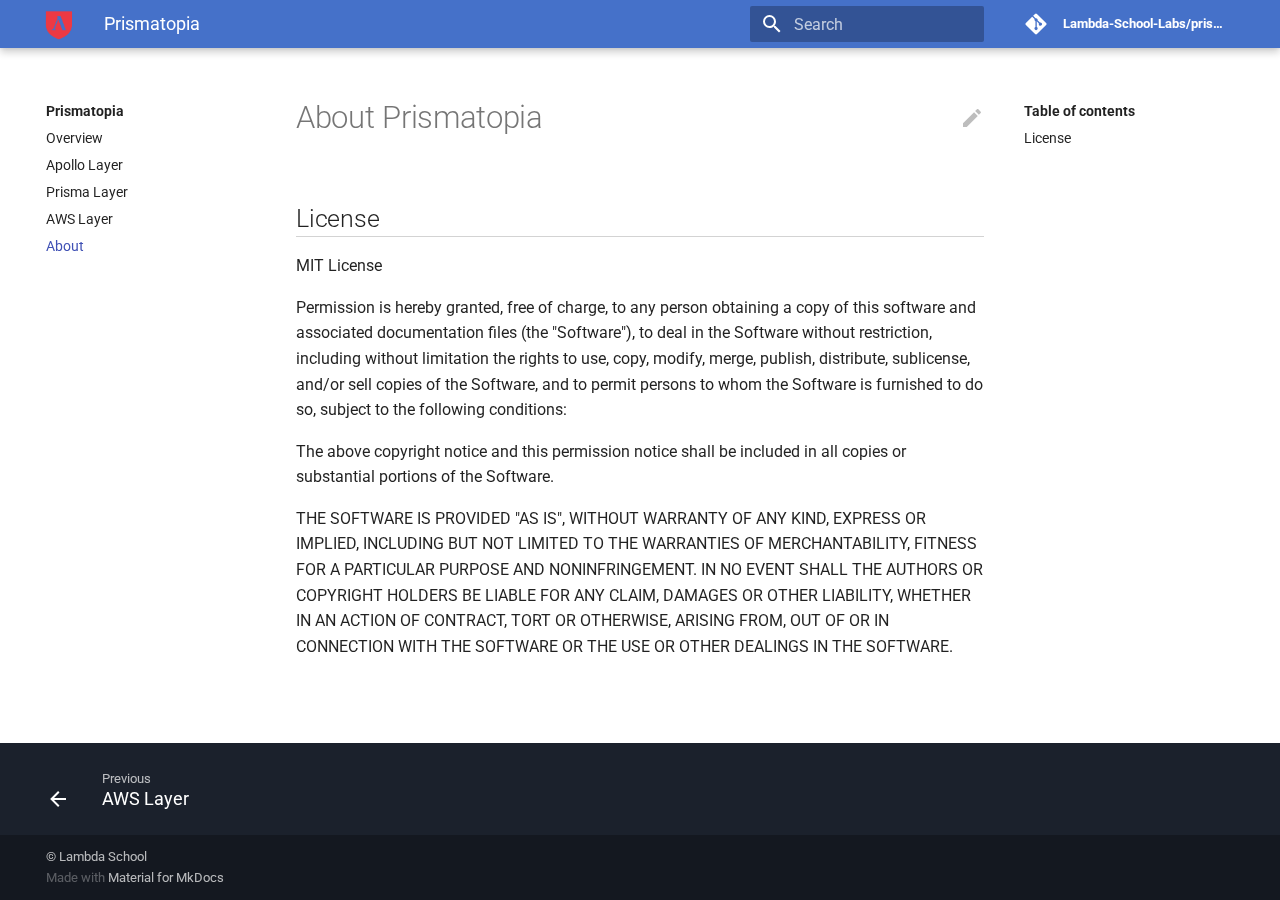
<file: about/index.html>
<!doctype html>
<html lang="en" class="no-js">
  <head>
    
      <meta charset="utf-8">
      <meta name="viewport" content="width=device-width,initial-scale=1">
      
        <meta name="description" content="Prismatopia documentation">
      
      
      
        <meta name="author" content="Bernie Durfee (Lambda School Labs)">
      
      <link rel="shortcut icon" href="../assets/images/favicon.png">
      <meta name="generator" content="mkdocs-1.1, mkdocs-material-5.0.2">
    
    
      
        <title>About - Prismatopia</title>
      
    
    
      <link rel="stylesheet" href="../assets/stylesheets/main.07c9fbf5.min.css">
      
      
    
    
    
      
        <link href="https://fonts.gstatic.com" rel="preconnect" crossorigin>
        <link rel="stylesheet" href="https://fonts.googleapis.com/css?family=Roboto:300,400,400i,700%7CRoboto+Mono&display=fallback">
        <style>body,input{font-family:"Roboto",-apple-system,BlinkMacSystemFont,Helvetica,Arial,sans-serif}code,kbd,pre{font-family:"Roboto Mono",SFMono-Regular,Consolas,Menlo,monospace}</style>
      
    
    
    
      <link rel="stylesheet" href="../stylesheets/extra.css">
    
    
      
    
    
  </head>
  
  
    <body dir="ltr">
  
    <input class="md-toggle" data-md-toggle="drawer" type="checkbox" id="__drawer" autocomplete="off">
    <input class="md-toggle" data-md-toggle="search" type="checkbox" id="__search" autocomplete="off">
    <label class="md-overlay" for="__drawer"></label>
    <div data-md-component="skip">
      
        
        <a href="#about-prismatopia" class="md-skip">
          Skip to content
        </a>
      
    </div>
    <div data-md-component="announce">
      
    </div>
    
      <header class="md-header" data-md-component="header">
  <nav class="md-header-nav md-grid" aria-label="Header">
    <a href=".." title="Prismatopia" class="md-header-nav__button md-logo" aria-label="Prismatopia">
      
  <img src="../images/Lambda_Shield_Red.png" alt="logo">

    </a>
    <label class="md-header-nav__button md-icon" for="__drawer">
      <svg xmlns="http://www.w3.org/2000/svg" viewBox="0 0 24 24"><path d="M3,6H21V8H3V6M3,11H21V13H3V11M3,16H21V18H3V16Z" /></svg>
    </label>
    <div class="md-header-nav__title" data-md-component="header-title">
      
        <div class="md-header-nav__ellipsis">
          <span class="md-header-nav__topic md-ellipsis">
            Prismatopia
          </span>
          <span class="md-header-nav__topic md-ellipsis">
            
              About
            
          </span>
        </div>
      
    </div>
    
      <label class="md-header-nav__button md-icon" for="__search">
        <svg xmlns="http://www.w3.org/2000/svg" viewBox="0 0 24 24"><path d="M9.5,3A6.5,6.5 0 0,1 16,9.5C16,11.11 15.41,12.59 14.44,13.73L14.71,14H15.5L20.5,19L19,20.5L14,15.5V14.71L13.73,14.44C12.59,15.41 11.11,16 9.5,16A6.5,6.5 0 0,1 3,9.5A6.5,6.5 0 0,1 9.5,3M9.5,5C7,5 5,7 5,9.5C5,12 7,14 9.5,14C12,14 14,12 14,9.5C14,7 12,5 9.5,5Z" /></svg>
      </label>
      
<div class="md-search" data-md-component="search" role="dialog">
  <label class="md-search__overlay" for="__search"></label>
  <div class="md-search__inner" role="search">
    <form class="md-search__form" name="search">
      <input type="text" class="md-search__input" name="query" aria-label="Search" placeholder="Search" autocapitalize="off" autocorrect="off" autocomplete="off" spellcheck="false" data-md-component="search-query" data-md-state="active">
      <label class="md-search__icon md-icon" for="__search">
        <svg xmlns="http://www.w3.org/2000/svg" viewBox="0 0 24 24"><path d="M9.5,3A6.5,6.5 0 0,1 16,9.5C16,11.11 15.41,12.59 14.44,13.73L14.71,14H15.5L20.5,19L19,20.5L14,15.5V14.71L13.73,14.44C12.59,15.41 11.11,16 9.5,16A6.5,6.5 0 0,1 3,9.5A6.5,6.5 0 0,1 9.5,3M9.5,5C7,5 5,7 5,9.5C5,12 7,14 9.5,14C12,14 14,12 14,9.5C14,7 12,5 9.5,5Z" /></svg>
        <svg xmlns="http://www.w3.org/2000/svg" viewBox="0 0 24 24"><path d="M20,11V13H8L13.5,18.5L12.08,19.92L4.16,12L12.08,4.08L13.5,5.5L8,11H20Z" /></svg>
      </label>
      <button type="reset" class="md-search__icon md-icon" aria-label="Clear" data-md-component="search-reset" tabindex="-1">
        <svg xmlns="http://www.w3.org/2000/svg" viewBox="0 0 24 24"><path d="M19,6.41L17.59,5L12,10.59L6.41,5L5,6.41L10.59,12L5,17.59L6.41,19L12,13.41L17.59,19L19,17.59L13.41,12L19,6.41Z" /></svg>
      </button>
    </form>
    <div class="md-search__output">
      <div class="md-search__scrollwrap" data-md-scrollfix>
        <div class="md-search-result" data-md-component="search-result">
          <div class="md-search-result__meta">
            Type to start searching
          </div>
          <ol class="md-search-result__list"></ol>
        </div>
      </div>
    </div>
  </div>
</div>
    
    
      <div class="md-header-nav__source">
        
<a href="https://github.com/Lambda-School-Labs/prismadocia/" title="Go to repository" class="md-source">
  <div class="md-source__icon md-icon">
    
    <svg xmlns="http://www.w3.org/2000/svg" viewBox="0 0 448 512"><path d="M439.55 236.05L244 40.45a28.87 28.87 0 0 0-40.81 0l-40.66 40.63 51.52 51.52c27.06-9.14 52.68 16.77 43.39 43.68l49.66 49.66c34.23-11.8 61.18 31 35.47 56.69-26.49 26.49-70.21-2.87-56-37.34L240.22 199v121.85c25.3 12.54 22.26 41.85 9.08 55a34.34 34.34 0 0 1-48.55 0c-17.57-17.6-11.07-46.91 11.25-56v-123c-20.8-8.51-24.6-30.74-18.64-45L142.57 101 8.45 235.14a28.86 28.86 0 0 0 0 40.81l195.61 195.6a28.86 28.86 0 0 0 40.8 0l194.69-194.69a28.86 28.86 0 0 0 0-40.81z"/></svg>
  </div>
  <div class="md-source__repository">
    Lambda-School-Labs/prismadocia
  </div>
</a>
      </div>
    
  </nav>
</header>
    
    <div class="md-container" data-md-component="container">
      
        
      
      
        
      
      <main class="md-main" data-md-component="main">
        <div class="md-main__inner md-grid">
          
            
              <div class="md-sidebar md-sidebar--primary" data-md-component="navigation">
                <div class="md-sidebar__scrollwrap">
                  <div class="md-sidebar__inner">
                    <nav class="md-nav md-nav--primary" aria-label="Navigation" data-md-level="0">
  <label class="md-nav__title" for="__drawer">
    <a href=".." title="Prismatopia" class="md-nav__button md-logo" aria-label="Prismatopia">
      
  <img src="../images/Lambda_Shield_Red.png" alt="logo">

    </a>
    Prismatopia
  </label>
  
    <div class="md-nav__source">
      
<a href="https://github.com/Lambda-School-Labs/prismadocia/" title="Go to repository" class="md-source">
  <div class="md-source__icon md-icon">
    
    <svg xmlns="http://www.w3.org/2000/svg" viewBox="0 0 448 512"><path d="M439.55 236.05L244 40.45a28.87 28.87 0 0 0-40.81 0l-40.66 40.63 51.52 51.52c27.06-9.14 52.68 16.77 43.39 43.68l49.66 49.66c34.23-11.8 61.18 31 35.47 56.69-26.49 26.49-70.21-2.87-56-37.34L240.22 199v121.85c25.3 12.54 22.26 41.85 9.08 55a34.34 34.34 0 0 1-48.55 0c-17.57-17.6-11.07-46.91 11.25-56v-123c-20.8-8.51-24.6-30.74-18.64-45L142.57 101 8.45 235.14a28.86 28.86 0 0 0 0 40.81l195.61 195.6a28.86 28.86 0 0 0 40.8 0l194.69-194.69a28.86 28.86 0 0 0 0-40.81z"/></svg>
  </div>
  <div class="md-source__repository">
    Lambda-School-Labs/prismadocia
  </div>
</a>
    </div>
  
  <ul class="md-nav__list" data-md-scrollfix>
    
      
      
      


  <li class="md-nav__item">
    <a href=".." title="Overview" class="md-nav__link">
      Overview
    </a>
  </li>

    
      
      
      


  <li class="md-nav__item">
    <a href="../apollo/" title="Apollo Layer" class="md-nav__link">
      Apollo Layer
    </a>
  </li>

    
      
      
      


  <li class="md-nav__item">
    <a href="../prisma/" title="Prisma Layer" class="md-nav__link">
      Prisma Layer
    </a>
  </li>

    
      
      
      


  <li class="md-nav__item">
    <a href="../aws/" title="AWS Layer" class="md-nav__link">
      AWS Layer
    </a>
  </li>

    
      
      
      

  


  <li class="md-nav__item md-nav__item--active">
    
    <input class="md-nav__toggle md-toggle" data-md-toggle="toc" type="checkbox" id="__toc">
    
      
    
    
      <label class="md-nav__link md-nav__link--active" for="__toc">
        About
        <span class="md-nav__icon md-icon">
          <svg xmlns="http://www.w3.org/2000/svg" viewBox="0 0 24 24"><path d="M3,9H17V7H3V9M3,13H17V11H3V13M3,17H17V15H3V17M19,17H21V15H19V17M19,7V9H21V7H19M19,13H21V11H19V13Z" /></svg>
        </span>
      </label>
    
    <a href="./" title="About" class="md-nav__link md-nav__link--active">
      About
    </a>
    
      
<nav class="md-nav md-nav--secondary" aria-label="Table of contents">
  
  
    
  
  
    <label class="md-nav__title" for="__toc">
      <span class="md-nav__icon md-icon">
        <svg xmlns="http://www.w3.org/2000/svg" viewBox="0 0 24 24"><path d="M20,11V13H8L13.5,18.5L12.08,19.92L4.16,12L12.08,4.08L13.5,5.5L8,11H20Z" /></svg>
      </span>
      Table of contents
    </label>
    <ul class="md-nav__list" data-md-scrollfix>
      
        <li class="md-nav__item">
  <a href="#license" class="md-nav__link">
    License
  </a>
  
</li>
      
    </ul>
  
</nav>
    
  </li>

    
  </ul>
</nav>
                  </div>
                </div>
              </div>
            
            
              <div class="md-sidebar md-sidebar--secondary" data-md-component="toc">
                <div class="md-sidebar__scrollwrap">
                  <div class="md-sidebar__inner">
                    
<nav class="md-nav md-nav--secondary" aria-label="Table of contents">
  
  
    
  
  
    <label class="md-nav__title" for="__toc">
      <span class="md-nav__icon md-icon">
        <svg xmlns="http://www.w3.org/2000/svg" viewBox="0 0 24 24"><path d="M20,11V13H8L13.5,18.5L12.08,19.92L4.16,12L12.08,4.08L13.5,5.5L8,11H20Z" /></svg>
      </span>
      Table of contents
    </label>
    <ul class="md-nav__list" data-md-scrollfix>
      
        <li class="md-nav__item">
  <a href="#license" class="md-nav__link">
    License
  </a>
  
</li>
      
    </ul>
  
</nav>
                  </div>
                </div>
              </div>
            
          
          <div class="md-content">
            <article class="md-content__inner md-typeset">
              
                
                  <a href="https://github.com/Lambda-School-Labs/prismadocia/edit/master/docs/about.md" title="Edit this page" class="md-content__button md-icon">
                    <svg xmlns="http://www.w3.org/2000/svg" viewBox="0 0 24 24"><path d="M20.71,7.04C21.1,6.65 21.1,6 20.71,5.63L18.37,3.29C18,2.9 17.35,2.9 16.96,3.29L15.12,5.12L18.87,8.87M3,17.25V21H6.75L17.81,9.93L14.06,6.18L3,17.25Z" /></svg>
                  </a>
                
                
                  
                
                
                <h1 id="about-prismatopia">About Prismatopia<a class="headerlink" href="#about-prismatopia" title="Permanent link">&para;</a></h1>
<h2 id="license">License<a class="headerlink" href="#license" title="Permanent link">&para;</a></h2>
<p>MIT License</p>
<p>Permission is hereby granted, free of charge, to any person obtaining a copy
of this software and associated documentation files (the "Software"), to deal
in the Software without restriction, including without limitation the rights
to use, copy, modify, merge, publish, distribute, sublicense, and/or sell
copies of the Software, and to permit persons to whom the Software is
furnished to do so, subject to the following conditions:</p>
<p>The above copyright notice and this permission notice shall be included in all
copies or substantial portions of the Software.</p>
<p>THE SOFTWARE IS PROVIDED "AS IS", WITHOUT WARRANTY OF ANY KIND, EXPRESS OR
IMPLIED, INCLUDING BUT NOT LIMITED TO THE WARRANTIES OF MERCHANTABILITY,
FITNESS FOR A PARTICULAR PURPOSE AND NONINFRINGEMENT. IN NO EVENT SHALL THE
AUTHORS OR COPYRIGHT HOLDERS BE LIABLE FOR ANY CLAIM, DAMAGES OR OTHER
LIABILITY, WHETHER IN AN ACTION OF CONTRACT, TORT OR OTHERWISE, ARISING FROM,
OUT OF OR IN CONNECTION WITH THE SOFTWARE OR THE USE OR OTHER DEALINGS IN THE
SOFTWARE.</p>
                
              
              
                


              
            </article>
          </div>
        </div>
      </main>
      
        
<footer class="md-footer">
  
    <div class="md-footer-nav">
      <nav class="md-footer-nav__inner md-grid" aria-label="Footer">
        
          <a href="../aws/" title="AWS Layer" class="md-footer-nav__link md-footer-nav__link--prev" rel="prev">
            <div class="md-footer-nav__button md-icon">
              <svg xmlns="http://www.w3.org/2000/svg" viewBox="0 0 24 24"><path d="M20,11V13H8L13.5,18.5L12.08,19.92L4.16,12L12.08,4.08L13.5,5.5L8,11H20Z" /></svg>
            </div>
            <div class="md-footer-nav__title">
              <div class="md-ellipsis">
                <span class="md-footer-nav__direction">
                  Previous
                </span>
                AWS Layer
              </div>
            </div>
          </a>
        
        
      </nav>
    </div>
  
  <div class="md-footer-meta md-typeset">
    <div class="md-footer-meta__inner md-grid">
      <div class="md-footer-copyright">
        
          <div class="md-footer-copyright__highlight">
            © Lambda School
          </div>
        
        Made with
        <a href="https://squidfunk.github.io/mkdocs-material/" target="_blank" rel="noopener">
          Material for MkDocs
        </a>
      </div>
      
    </div>
  </div>
</footer>
      
    </div>
    
      <script src="../assets/javascripts/vendor.36cbf620.min.js"></script>
      <script src="../assets/javascripts/bundle.00c583dd.min.js"></script><script id="__lang" type="application/json">{"clipboard.copy": "Copy to clipboard", "clipboard.copied": "Copied to clipboard", "search.config.lang": "en", "search.config.pipeline": "trimmer, stopWordFilter", "search.config.separator": "[\\s\\-]+", "search.result.placeholder": "Type to start searching", "search.result.none": "No matching documents", "search.result.one": "1 matching document", "search.result.other": "# matching documents"}</script>
      
      <script>
        app = initialize({
          base: "..",
          features: [],
          search: Object.assign({
            worker: "../assets/javascripts/worker/search.7f7c8775.min.js"
          }, typeof search !== "undefined" && search)
        })
      </script>
      
    
  </body>
</html>
</file>
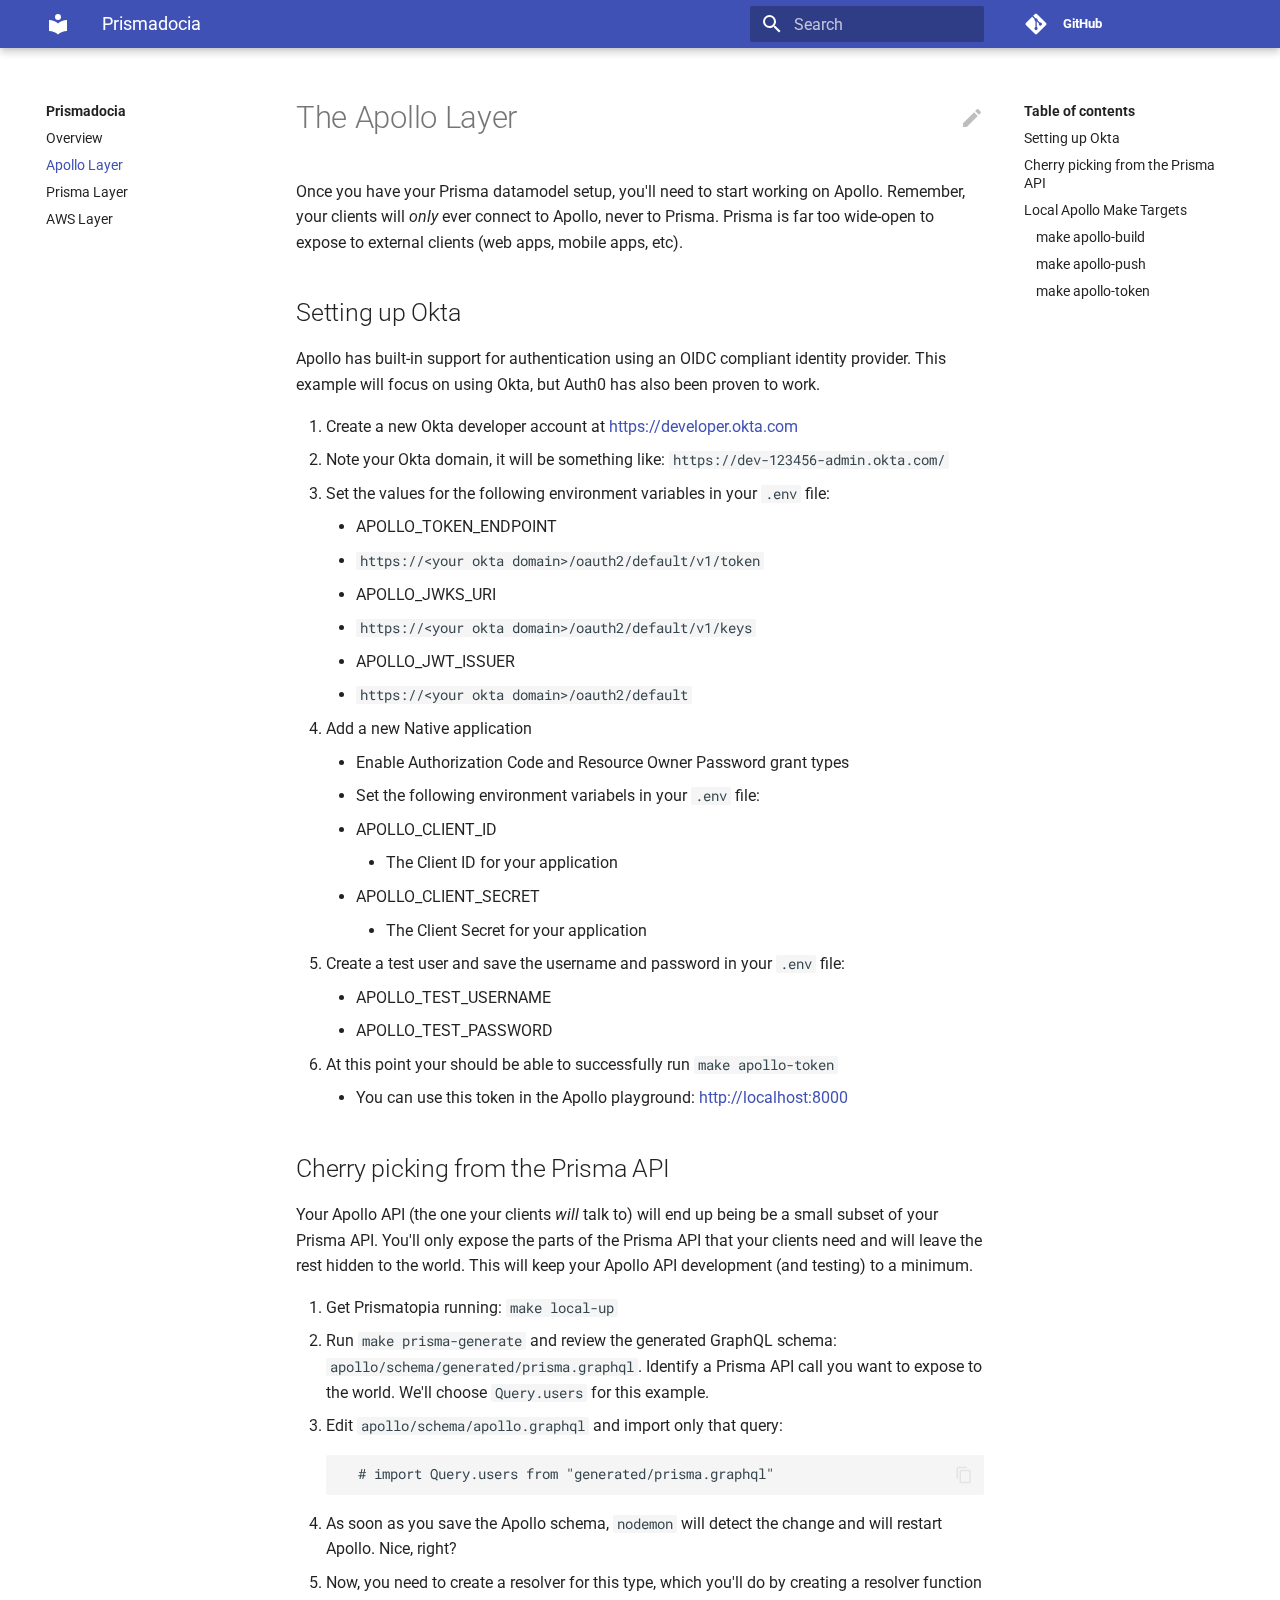
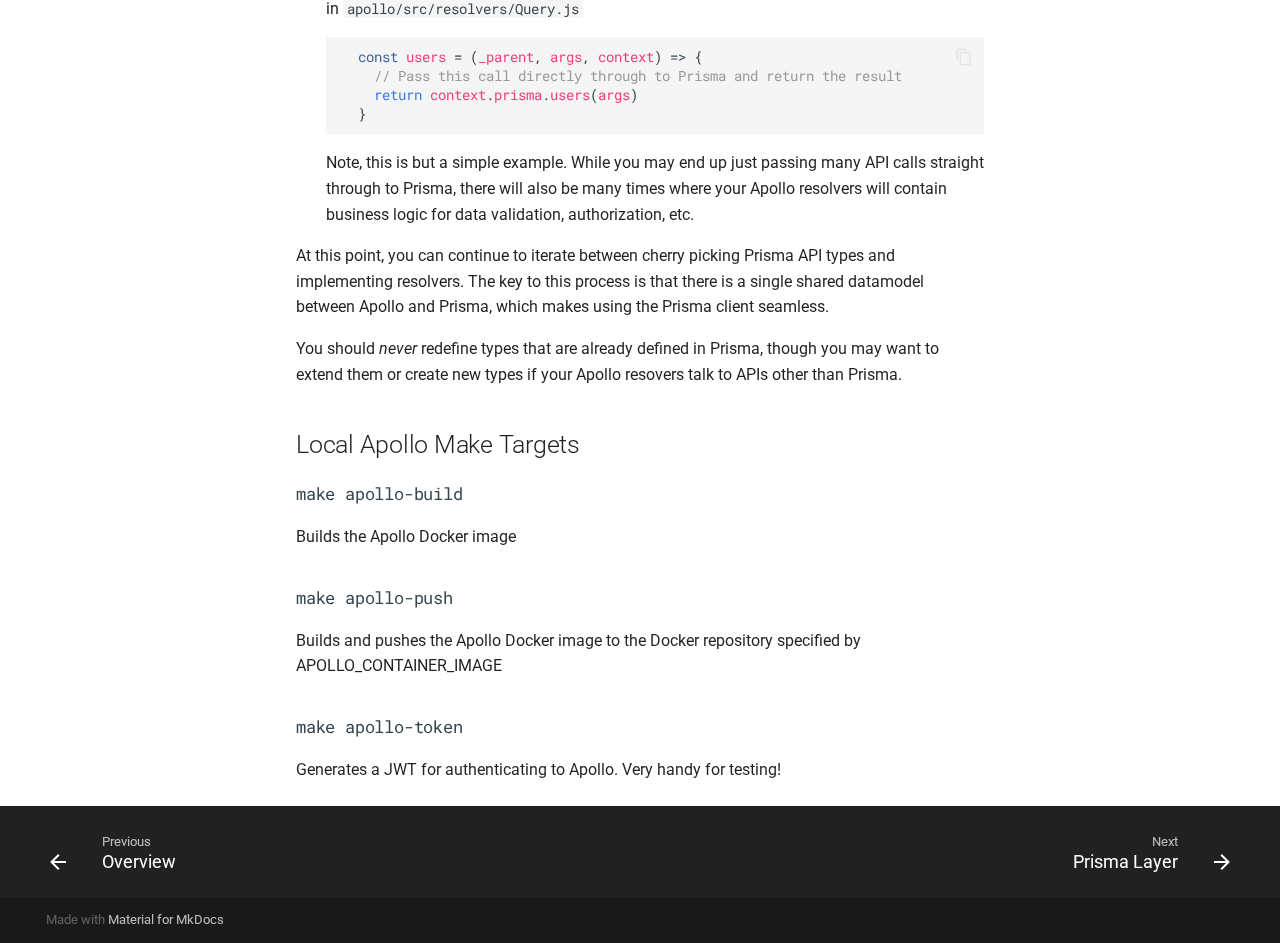
<file: apollo/index.html>
<!doctype html>
<html lang="en" class="no-js">
  <head>
    
      <meta charset="utf-8">
      <meta name="viewport" content="width=device-width,initial-scale=1">
      
        <meta name="description" content="Prismatopia documentation">
      
      
      
        <meta name="author" content="Bernie Durfee (Lambda School Labs)">
      
      <link rel="shortcut icon" href="../assets/images/favicon.png">
      <meta name="generator" content="mkdocs-1.1, mkdocs-material-5.0.2">
    
    
      
        <title>Apollo Layer - Prismadocia</title>
      
    
    
      <link rel="stylesheet" href="../assets/stylesheets/main.07c9fbf5.min.css">
      
      
    
    
    
      
        <link href="https://fonts.gstatic.com" rel="preconnect" crossorigin>
        <link rel="stylesheet" href="https://fonts.googleapis.com/css?family=Roboto:300,400,400i,700%7CRoboto+Mono&display=fallback">
        <style>body,input{font-family:"Roboto",-apple-system,BlinkMacSystemFont,Helvetica,Arial,sans-serif}code,kbd,pre{font-family:"Roboto Mono",SFMono-Regular,Consolas,Menlo,monospace}</style>
      
    
    
    
    
      
    
    
  </head>
  
  
    <body dir="ltr">
  
    <input class="md-toggle" data-md-toggle="drawer" type="checkbox" id="__drawer" autocomplete="off">
    <input class="md-toggle" data-md-toggle="search" type="checkbox" id="__search" autocomplete="off">
    <label class="md-overlay" for="__drawer"></label>
    <div data-md-component="skip">
      
        
        <a href="#the-apollo-layer" class="md-skip">
          Skip to content
        </a>
      
    </div>
    <div data-md-component="announce">
      
    </div>
    
      <header class="md-header" data-md-component="header">
  <nav class="md-header-nav md-grid" aria-label="Header">
    <a href=".." title="Prismadocia" class="md-header-nav__button md-logo" aria-label="Prismadocia">
      
  
  <svg xmlns="http://www.w3.org/2000/svg" viewBox="0 0 24 24"><path d="M12,8A3,3 0 0,0 15,5A3,3 0 0,0 12,2A3,3 0 0,0 9,5A3,3 0 0,0 12,8M12,11.54C9.64,9.35 6.5,8 3,8V19C6.5,19 9.64,20.35 12,22.54C14.36,20.35 17.5,19 21,19V8C17.5,8 14.36,9.35 12,11.54Z" /></svg>

    </a>
    <label class="md-header-nav__button md-icon" for="__drawer">
      <svg xmlns="http://www.w3.org/2000/svg" viewBox="0 0 24 24"><path d="M3,6H21V8H3V6M3,11H21V13H3V11M3,16H21V18H3V16Z" /></svg>
    </label>
    <div class="md-header-nav__title" data-md-component="header-title">
      
        <div class="md-header-nav__ellipsis">
          <span class="md-header-nav__topic md-ellipsis">
            Prismadocia
          </span>
          <span class="md-header-nav__topic md-ellipsis">
            
              Apollo Layer
            
          </span>
        </div>
      
    </div>
    
      <label class="md-header-nav__button md-icon" for="__search">
        <svg xmlns="http://www.w3.org/2000/svg" viewBox="0 0 24 24"><path d="M9.5,3A6.5,6.5 0 0,1 16,9.5C16,11.11 15.41,12.59 14.44,13.73L14.71,14H15.5L20.5,19L19,20.5L14,15.5V14.71L13.73,14.44C12.59,15.41 11.11,16 9.5,16A6.5,6.5 0 0,1 3,9.5A6.5,6.5 0 0,1 9.5,3M9.5,5C7,5 5,7 5,9.5C5,12 7,14 9.5,14C12,14 14,12 14,9.5C14,7 12,5 9.5,5Z" /></svg>
      </label>
      
<div class="md-search" data-md-component="search" role="dialog">
  <label class="md-search__overlay" for="__search"></label>
  <div class="md-search__inner" role="search">
    <form class="md-search__form" name="search">
      <input type="text" class="md-search__input" name="query" aria-label="Search" placeholder="Search" autocapitalize="off" autocorrect="off" autocomplete="off" spellcheck="false" data-md-component="search-query" data-md-state="active">
      <label class="md-search__icon md-icon" for="__search">
        <svg xmlns="http://www.w3.org/2000/svg" viewBox="0 0 24 24"><path d="M9.5,3A6.5,6.5 0 0,1 16,9.5C16,11.11 15.41,12.59 14.44,13.73L14.71,14H15.5L20.5,19L19,20.5L14,15.5V14.71L13.73,14.44C12.59,15.41 11.11,16 9.5,16A6.5,6.5 0 0,1 3,9.5A6.5,6.5 0 0,1 9.5,3M9.5,5C7,5 5,7 5,9.5C5,12 7,14 9.5,14C12,14 14,12 14,9.5C14,7 12,5 9.5,5Z" /></svg>
        <svg xmlns="http://www.w3.org/2000/svg" viewBox="0 0 24 24"><path d="M20,11V13H8L13.5,18.5L12.08,19.92L4.16,12L12.08,4.08L13.5,5.5L8,11H20Z" /></svg>
      </label>
      <button type="reset" class="md-search__icon md-icon" aria-label="Clear" data-md-component="search-reset" tabindex="-1">
        <svg xmlns="http://www.w3.org/2000/svg" viewBox="0 0 24 24"><path d="M19,6.41L17.59,5L12,10.59L6.41,5L5,6.41L10.59,12L5,17.59L6.41,19L12,13.41L17.59,19L19,17.59L13.41,12L19,6.41Z" /></svg>
      </button>
    </form>
    <div class="md-search__output">
      <div class="md-search__scrollwrap" data-md-scrollfix>
        <div class="md-search-result" data-md-component="search-result">
          <div class="md-search-result__meta">
            Type to start searching
          </div>
          <ol class="md-search-result__list"></ol>
        </div>
      </div>
    </div>
  </div>
</div>
    
    
      <div class="md-header-nav__source">
        
<a href="https://github.com/Lambda-School-Labs/prismadocia/" title="Go to repository" class="md-source">
  <div class="md-source__icon md-icon">
    
    <svg xmlns="http://www.w3.org/2000/svg" viewBox="0 0 448 512"><path d="M439.55 236.05L244 40.45a28.87 28.87 0 0 0-40.81 0l-40.66 40.63 51.52 51.52c27.06-9.14 52.68 16.77 43.39 43.68l49.66 49.66c34.23-11.8 61.18 31 35.47 56.69-26.49 26.49-70.21-2.87-56-37.34L240.22 199v121.85c25.3 12.54 22.26 41.85 9.08 55a34.34 34.34 0 0 1-48.55 0c-17.57-17.6-11.07-46.91 11.25-56v-123c-20.8-8.51-24.6-30.74-18.64-45L142.57 101 8.45 235.14a28.86 28.86 0 0 0 0 40.81l195.61 195.6a28.86 28.86 0 0 0 40.8 0l194.69-194.69a28.86 28.86 0 0 0 0-40.81z"/></svg>
  </div>
  <div class="md-source__repository">
    GitHub
  </div>
</a>
      </div>
    
  </nav>
</header>
    
    <div class="md-container" data-md-component="container">
      
        
      
      
        
      
      <main class="md-main" data-md-component="main">
        <div class="md-main__inner md-grid">
          
            
              <div class="md-sidebar md-sidebar--primary" data-md-component="navigation">
                <div class="md-sidebar__scrollwrap">
                  <div class="md-sidebar__inner">
                    <nav class="md-nav md-nav--primary" aria-label="Navigation" data-md-level="0">
  <label class="md-nav__title" for="__drawer">
    <a href=".." title="Prismadocia" class="md-nav__button md-logo" aria-label="Prismadocia">
      
  
  <svg xmlns="http://www.w3.org/2000/svg" viewBox="0 0 24 24"><path d="M12,8A3,3 0 0,0 15,5A3,3 0 0,0 12,2A3,3 0 0,0 9,5A3,3 0 0,0 12,8M12,11.54C9.64,9.35 6.5,8 3,8V19C6.5,19 9.64,20.35 12,22.54C14.36,20.35 17.5,19 21,19V8C17.5,8 14.36,9.35 12,11.54Z" /></svg>

    </a>
    Prismadocia
  </label>
  
    <div class="md-nav__source">
      
<a href="https://github.com/Lambda-School-Labs/prismadocia/" title="Go to repository" class="md-source">
  <div class="md-source__icon md-icon">
    
    <svg xmlns="http://www.w3.org/2000/svg" viewBox="0 0 448 512"><path d="M439.55 236.05L244 40.45a28.87 28.87 0 0 0-40.81 0l-40.66 40.63 51.52 51.52c27.06-9.14 52.68 16.77 43.39 43.68l49.66 49.66c34.23-11.8 61.18 31 35.47 56.69-26.49 26.49-70.21-2.87-56-37.34L240.22 199v121.85c25.3 12.54 22.26 41.85 9.08 55a34.34 34.34 0 0 1-48.55 0c-17.57-17.6-11.07-46.91 11.25-56v-123c-20.8-8.51-24.6-30.74-18.64-45L142.57 101 8.45 235.14a28.86 28.86 0 0 0 0 40.81l195.61 195.6a28.86 28.86 0 0 0 40.8 0l194.69-194.69a28.86 28.86 0 0 0 0-40.81z"/></svg>
  </div>
  <div class="md-source__repository">
    GitHub
  </div>
</a>
    </div>
  
  <ul class="md-nav__list" data-md-scrollfix>
    
      
      
      


  <li class="md-nav__item">
    <a href=".." title="Overview" class="md-nav__link">
      Overview
    </a>
  </li>

    
      
      
      

  


  <li class="md-nav__item md-nav__item--active">
    
    <input class="md-nav__toggle md-toggle" data-md-toggle="toc" type="checkbox" id="__toc">
    
      
    
    
      <label class="md-nav__link md-nav__link--active" for="__toc">
        Apollo Layer
        <span class="md-nav__icon md-icon">
          <svg xmlns="http://www.w3.org/2000/svg" viewBox="0 0 24 24"><path d="M3,9H17V7H3V9M3,13H17V11H3V13M3,17H17V15H3V17M19,17H21V15H19V17M19,7V9H21V7H19M19,13H21V11H19V13Z" /></svg>
        </span>
      </label>
    
    <a href="./" title="Apollo Layer" class="md-nav__link md-nav__link--active">
      Apollo Layer
    </a>
    
      
<nav class="md-nav md-nav--secondary" aria-label="Table of contents">
  
  
    
  
  
    <label class="md-nav__title" for="__toc">
      <span class="md-nav__icon md-icon">
        <svg xmlns="http://www.w3.org/2000/svg" viewBox="0 0 24 24"><path d="M20,11V13H8L13.5,18.5L12.08,19.92L4.16,12L12.08,4.08L13.5,5.5L8,11H20Z" /></svg>
      </span>
      Table of contents
    </label>
    <ul class="md-nav__list" data-md-scrollfix>
      
        <li class="md-nav__item">
  <a href="#setting-up-okta" class="md-nav__link">
    Setting up Okta
  </a>
  
</li>
      
        <li class="md-nav__item">
  <a href="#cherry-picking-from-the-prisma-api" class="md-nav__link">
    Cherry picking from the Prisma API
  </a>
  
</li>
      
        <li class="md-nav__item">
  <a href="#local-apollo-make-targets" class="md-nav__link">
    Local Apollo Make Targets
  </a>
  
    <nav class="md-nav" aria-label="Local Apollo Make Targets">
      <ul class="md-nav__list">
        
          <li class="md-nav__item">
  <a href="#make-apollo-build" class="md-nav__link">
    make apollo-build
  </a>
  
</li>
        
          <li class="md-nav__item">
  <a href="#make-apollo-push" class="md-nav__link">
    make apollo-push
  </a>
  
</li>
        
          <li class="md-nav__item">
  <a href="#make-apollo-token" class="md-nav__link">
    make apollo-token
  </a>
  
</li>
        
      </ul>
    </nav>
  
</li>
      
    </ul>
  
</nav>
    
  </li>

    
      
      
      


  <li class="md-nav__item">
    <a href="../prisma/" title="Prisma Layer" class="md-nav__link">
      Prisma Layer
    </a>
  </li>

    
      
      
      


  <li class="md-nav__item">
    <a href="../aws/" title="AWS Layer" class="md-nav__link">
      AWS Layer
    </a>
  </li>

    
  </ul>
</nav>
                  </div>
                </div>
              </div>
            
            
              <div class="md-sidebar md-sidebar--secondary" data-md-component="toc">
                <div class="md-sidebar__scrollwrap">
                  <div class="md-sidebar__inner">
                    
<nav class="md-nav md-nav--secondary" aria-label="Table of contents">
  
  
    
  
  
    <label class="md-nav__title" for="__toc">
      <span class="md-nav__icon md-icon">
        <svg xmlns="http://www.w3.org/2000/svg" viewBox="0 0 24 24"><path d="M20,11V13H8L13.5,18.5L12.08,19.92L4.16,12L12.08,4.08L13.5,5.5L8,11H20Z" /></svg>
      </span>
      Table of contents
    </label>
    <ul class="md-nav__list" data-md-scrollfix>
      
        <li class="md-nav__item">
  <a href="#setting-up-okta" class="md-nav__link">
    Setting up Okta
  </a>
  
</li>
      
        <li class="md-nav__item">
  <a href="#cherry-picking-from-the-prisma-api" class="md-nav__link">
    Cherry picking from the Prisma API
  </a>
  
</li>
      
        <li class="md-nav__item">
  <a href="#local-apollo-make-targets" class="md-nav__link">
    Local Apollo Make Targets
  </a>
  
    <nav class="md-nav" aria-label="Local Apollo Make Targets">
      <ul class="md-nav__list">
        
          <li class="md-nav__item">
  <a href="#make-apollo-build" class="md-nav__link">
    make apollo-build
  </a>
  
</li>
        
          <li class="md-nav__item">
  <a href="#make-apollo-push" class="md-nav__link">
    make apollo-push
  </a>
  
</li>
        
          <li class="md-nav__item">
  <a href="#make-apollo-token" class="md-nav__link">
    make apollo-token
  </a>
  
</li>
        
      </ul>
    </nav>
  
</li>
      
    </ul>
  
</nav>
                  </div>
                </div>
              </div>
            
          
          <div class="md-content">
            <article class="md-content__inner md-typeset">
              
                
                  <a href="https://github.com/Lambda-School-Labs/prismadocia/edit/master/docs/apollo.md" title="Edit this page" class="md-content__button md-icon">
                    <svg xmlns="http://www.w3.org/2000/svg" viewBox="0 0 24 24"><path d="M20.71,7.04C21.1,6.65 21.1,6 20.71,5.63L18.37,3.29C18,2.9 17.35,2.9 16.96,3.29L15.12,5.12L18.87,8.87M3,17.25V21H6.75L17.81,9.93L14.06,6.18L3,17.25Z" /></svg>
                  </a>
                
                
                  
                
                
                <h1 id="the-apollo-layer">The Apollo Layer<a class="headerlink" href="#the-apollo-layer" title="Permanent link">&para;</a></h1>
<p>Once you have your Prisma datamodel setup, you'll need to start working on Apollo. Remember, your clients will <em>only</em> ever connect to Apollo, never to Prisma. Prisma is far too wide-open to expose to external clients (web apps, mobile apps, etc).</p>
<h2 id="setting-up-okta">Setting up Okta<a class="headerlink" href="#setting-up-okta" title="Permanent link">&para;</a></h2>
<p>Apollo has built-in support for authentication using an OIDC compliant identity provider. This example will focus on using Okta, but Auth0 has also been proven to work.</p>
<ol>
<li>Create a new Okta developer account at <a href="https://developer.okta.com">https://developer.okta.com</a></li>
<li>Note your Okta domain, it will be something like: <code>https://dev-123456-admin.okta.com/</code></li>
<li>Set the values for the following environment variables in your <code>.env</code> file:<ul>
<li>APOLLO_TOKEN_ENDPOINT</li>
<li><code>https://&lt;your okta domain&gt;/oauth2/default/v1/token</code></li>
<li>APOLLO_JWKS_URI</li>
<li><code>https://&lt;your okta domain&gt;/oauth2/default/v1/keys</code></li>
<li>APOLLO_JWT_ISSUER</li>
<li><code>https://&lt;your okta domain&gt;/oauth2/default</code></li>
</ul>
</li>
<li>Add a new Native application<ul>
<li>Enable Authorization Code and Resource Owner Password grant types</li>
<li>Set the following environment variabels in your <code>.env</code> file:</li>
<li>APOLLO_CLIENT_ID<ul>
<li>The Client ID for your application</li>
</ul>
</li>
<li>APOLLO_CLIENT_SECRET<ul>
<li>The Client Secret for your application</li>
</ul>
</li>
</ul>
</li>
<li>Create a test user and save the username and password in your <code>.env</code> file:<ul>
<li>APOLLO_TEST_USERNAME</li>
<li>APOLLO_TEST_PASSWORD</li>
</ul>
</li>
<li>At this point your should be able to successfully run <code>make apollo-token</code><ul>
<li>You can use this token in the Apollo playground: <a href="http://localhost:8000">http://localhost:8000</a></li>
</ul>
</li>
</ol>
<h2 id="cherry-picking-from-the-prisma-api">Cherry picking from the Prisma API<a class="headerlink" href="#cherry-picking-from-the-prisma-api" title="Permanent link">&para;</a></h2>
<p>Your Apollo API (the one your clients <em>will</em> talk to) will end up being be a small subset of your Prisma API. You'll only expose the parts of the Prisma API that your clients need and will leave the rest hidden to the world. This will keep your Apollo API development (and testing) to a minimum.</p>
<ol>
<li>Get Prismatopia running: <code>make local-up</code></li>
<li>Run <code>make prisma-generate</code> and review the generated GraphQL schema: <code>apollo/schema/generated/prisma.graphql</code>. Identify a Prisma API call you want to expose to the world. We'll choose <code>Query.users</code> for this example.</li>
<li>
<p>Edit <code>apollo/schema/apollo.graphql</code> and import only that query:</p>
<div class="highlight"><pre><span></span><code>  # import Query.users from &quot;generated/prisma.graphql&quot;
</code></pre></div>

</li>
<li>
<p>As soon as you save the Apollo schema, <code>nodemon</code> will detect the change and will restart Apollo. Nice, right?</p>
</li>
<li>
<p>Now, you need to create a resolver for this type, which you'll do by creating a resolver function in <code>apollo/src/resolvers/Query.js</code></p>
<div class="highlight"><pre><span></span><code>  <span class="kr">const</span> <span class="nx">users</span> <span class="o">=</span> <span class="p">(</span><span class="nx">_parent</span><span class="p">,</span> <span class="nx">args</span><span class="p">,</span> <span class="nx">context</span><span class="p">)</span> <span class="p">=&gt;</span> <span class="p">{</span>
    <span class="c1">// Pass this call directly through to Prisma and return the result</span>
    <span class="k">return</span> <span class="nx">context</span><span class="p">.</span><span class="nx">prisma</span><span class="p">.</span><span class="nx">users</span><span class="p">(</span><span class="nx">args</span><span class="p">)</span>
  <span class="p">}</span>
</code></pre></div>

<p>Note, this is but a simple example. While you may end up just passing many API calls straight through to Prisma, there will also be many times where your Apollo resolvers will contain business logic for data validation, authorization, etc.</p>
</li>
</ol>
<p>At this point, you can continue to iterate between cherry picking Prisma API types and implementing resolvers. The key to this process is that there is a single shared datamodel between Apollo and Prisma, which makes using the Prisma client seamless.</p>
<p>You should <em>never</em> redefine types that are already defined in Prisma, though you may want to extend them or create new types if your Apollo resovers talk to APIs other than Prisma.</p>
<h2 id="local-apollo-make-targets">Local Apollo Make Targets<a class="headerlink" href="#local-apollo-make-targets" title="Permanent link">&para;</a></h2>
<h3 id="make-apollo-build"><code>make apollo-build</code><a class="headerlink" href="#make-apollo-build" title="Permanent link">&para;</a></h3>
<p>Builds the Apollo Docker image</p>
<h3 id="make-apollo-push"><code>make apollo-push</code><a class="headerlink" href="#make-apollo-push" title="Permanent link">&para;</a></h3>
<p>Builds and pushes the Apollo Docker image to the Docker repository specified by APOLLO_CONTAINER_IMAGE</p>
<h3 id="make-apollo-token"><code>make apollo-token</code><a class="headerlink" href="#make-apollo-token" title="Permanent link">&para;</a></h3>
<p>Generates a JWT for authenticating to Apollo. Very handy for testing!</p>
                
              
              
                


              
            </article>
          </div>
        </div>
      </main>
      
        
<footer class="md-footer">
  
    <div class="md-footer-nav">
      <nav class="md-footer-nav__inner md-grid" aria-label="Footer">
        
          <a href=".." title="Overview" class="md-footer-nav__link md-footer-nav__link--prev" rel="prev">
            <div class="md-footer-nav__button md-icon">
              <svg xmlns="http://www.w3.org/2000/svg" viewBox="0 0 24 24"><path d="M20,11V13H8L13.5,18.5L12.08,19.92L4.16,12L12.08,4.08L13.5,5.5L8,11H20Z" /></svg>
            </div>
            <div class="md-footer-nav__title">
              <div class="md-ellipsis">
                <span class="md-footer-nav__direction">
                  Previous
                </span>
                Overview
              </div>
            </div>
          </a>
        
        
          <a href="../prisma/" title="Prisma Layer" class="md-footer-nav__link md-footer-nav__link--next" rel="next">
            <div class="md-footer-nav__title">
              <div class="md-ellipsis">
                <span class="md-footer-nav__direction">
                  Next
                </span>
                Prisma Layer
              </div>
            </div>
            <div class="md-footer-nav__button md-icon">
              <svg xmlns="http://www.w3.org/2000/svg" viewBox="0 0 24 24"><path d="M4,11V13H16L10.5,18.5L11.92,19.92L19.84,12L11.92,4.08L10.5,5.5L16,11H4Z" /></svg>
            </div>
          </a>
        
      </nav>
    </div>
  
  <div class="md-footer-meta md-typeset">
    <div class="md-footer-meta__inner md-grid">
      <div class="md-footer-copyright">
        
        Made with
        <a href="https://squidfunk.github.io/mkdocs-material/" target="_blank" rel="noopener">
          Material for MkDocs
        </a>
      </div>
      
    </div>
  </div>
</footer>
      
    </div>
    
      <script src="../assets/javascripts/vendor.36cbf620.min.js"></script>
      <script src="../assets/javascripts/bundle.00c583dd.min.js"></script><script id="__lang" type="application/json">{"clipboard.copy": "Copy to clipboard", "clipboard.copied": "Copied to clipboard", "search.config.lang": "en", "search.config.pipeline": "trimmer, stopWordFilter", "search.config.separator": "[\\s\\-]+", "search.result.placeholder": "Type to start searching", "search.result.none": "No matching documents", "search.result.one": "1 matching document", "search.result.other": "# matching documents"}</script>
      
      <script>
        app = initialize({
          base: "..",
          features: [],
          search: Object.assign({
            worker: "../assets/javascripts/worker/search.7f7c8775.min.js"
          }, typeof search !== "undefined" && search)
        })
      </script>
      
    
  </body>
</html>
</file>
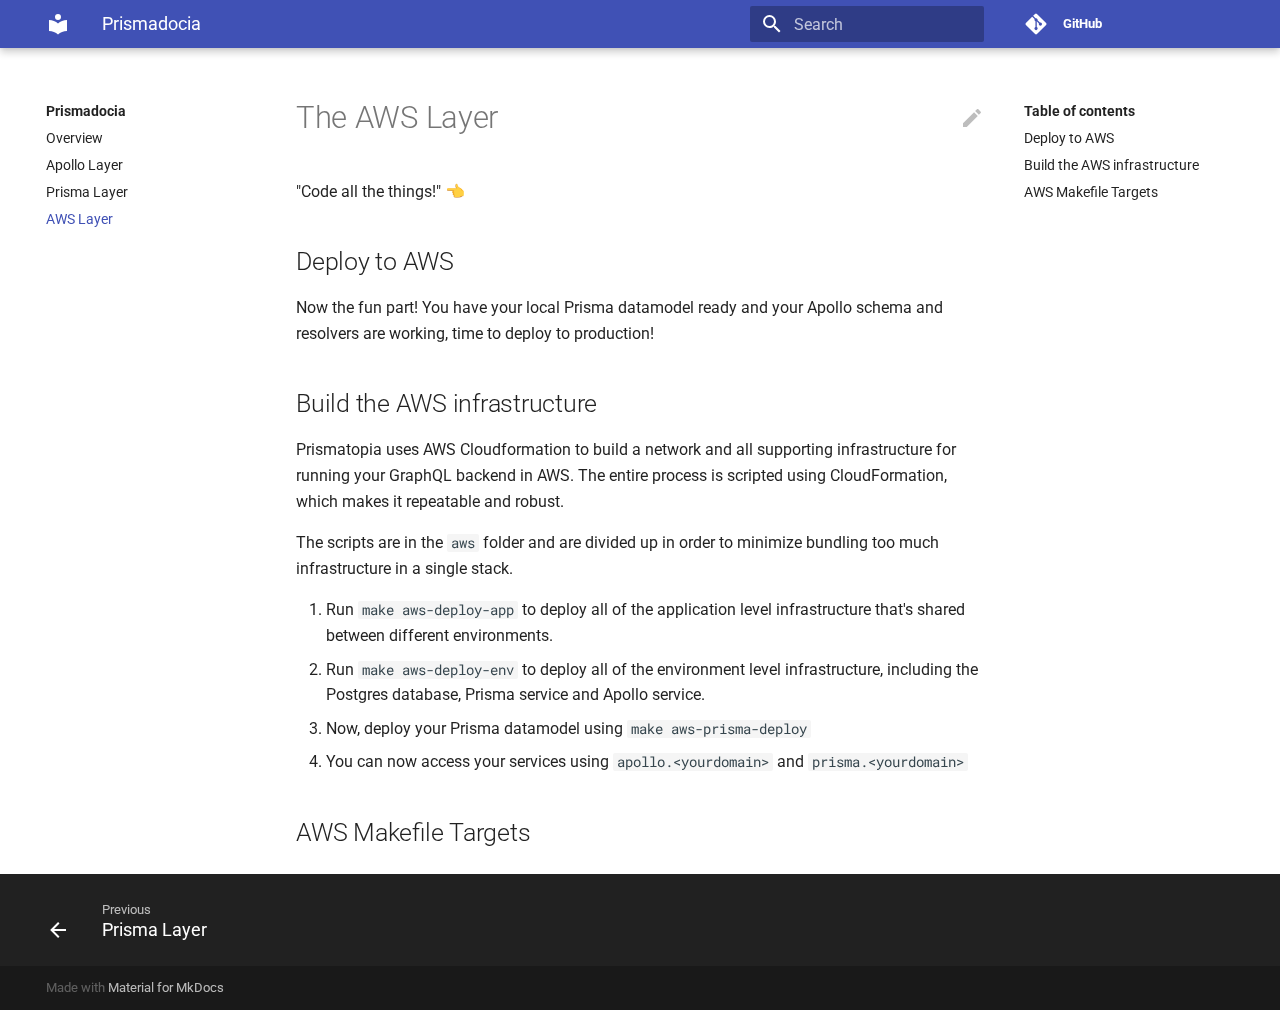
<file: aws/index.html>
<!doctype html>
<html lang="en" class="no-js">
  <head>
    
      <meta charset="utf-8">
      <meta name="viewport" content="width=device-width,initial-scale=1">
      
        <meta name="description" content="Prismatopia documentation">
      
      
      
        <meta name="author" content="Bernie Durfee (Lambda School Labs)">
      
      <link rel="shortcut icon" href="../assets/images/favicon.png">
      <meta name="generator" content="mkdocs-1.1, mkdocs-material-5.0.2">
    
    
      
        <title>AWS Layer - Prismadocia</title>
      
    
    
      <link rel="stylesheet" href="../assets/stylesheets/main.07c9fbf5.min.css">
      
      
    
    
    
      
        <link href="https://fonts.gstatic.com" rel="preconnect" crossorigin>
        <link rel="stylesheet" href="https://fonts.googleapis.com/css?family=Roboto:300,400,400i,700%7CRoboto+Mono&display=fallback">
        <style>body,input{font-family:"Roboto",-apple-system,BlinkMacSystemFont,Helvetica,Arial,sans-serif}code,kbd,pre{font-family:"Roboto Mono",SFMono-Regular,Consolas,Menlo,monospace}</style>
      
    
    
    
    
      
    
    
  </head>
  
  
    <body dir="ltr">
  
    <input class="md-toggle" data-md-toggle="drawer" type="checkbox" id="__drawer" autocomplete="off">
    <input class="md-toggle" data-md-toggle="search" type="checkbox" id="__search" autocomplete="off">
    <label class="md-overlay" for="__drawer"></label>
    <div data-md-component="skip">
      
        
        <a href="#the-aws-layer" class="md-skip">
          Skip to content
        </a>
      
    </div>
    <div data-md-component="announce">
      
    </div>
    
      <header class="md-header" data-md-component="header">
  <nav class="md-header-nav md-grid" aria-label="Header">
    <a href=".." title="Prismadocia" class="md-header-nav__button md-logo" aria-label="Prismadocia">
      
  
  <svg xmlns="http://www.w3.org/2000/svg" viewBox="0 0 24 24"><path d="M12,8A3,3 0 0,0 15,5A3,3 0 0,0 12,2A3,3 0 0,0 9,5A3,3 0 0,0 12,8M12,11.54C9.64,9.35 6.5,8 3,8V19C6.5,19 9.64,20.35 12,22.54C14.36,20.35 17.5,19 21,19V8C17.5,8 14.36,9.35 12,11.54Z" /></svg>

    </a>
    <label class="md-header-nav__button md-icon" for="__drawer">
      <svg xmlns="http://www.w3.org/2000/svg" viewBox="0 0 24 24"><path d="M3,6H21V8H3V6M3,11H21V13H3V11M3,16H21V18H3V16Z" /></svg>
    </label>
    <div class="md-header-nav__title" data-md-component="header-title">
      
        <div class="md-header-nav__ellipsis">
          <span class="md-header-nav__topic md-ellipsis">
            Prismadocia
          </span>
          <span class="md-header-nav__topic md-ellipsis">
            
              AWS Layer
            
          </span>
        </div>
      
    </div>
    
      <label class="md-header-nav__button md-icon" for="__search">
        <svg xmlns="http://www.w3.org/2000/svg" viewBox="0 0 24 24"><path d="M9.5,3A6.5,6.5 0 0,1 16,9.5C16,11.11 15.41,12.59 14.44,13.73L14.71,14H15.5L20.5,19L19,20.5L14,15.5V14.71L13.73,14.44C12.59,15.41 11.11,16 9.5,16A6.5,6.5 0 0,1 3,9.5A6.5,6.5 0 0,1 9.5,3M9.5,5C7,5 5,7 5,9.5C5,12 7,14 9.5,14C12,14 14,12 14,9.5C14,7 12,5 9.5,5Z" /></svg>
      </label>
      
<div class="md-search" data-md-component="search" role="dialog">
  <label class="md-search__overlay" for="__search"></label>
  <div class="md-search__inner" role="search">
    <form class="md-search__form" name="search">
      <input type="text" class="md-search__input" name="query" aria-label="Search" placeholder="Search" autocapitalize="off" autocorrect="off" autocomplete="off" spellcheck="false" data-md-component="search-query" data-md-state="active">
      <label class="md-search__icon md-icon" for="__search">
        <svg xmlns="http://www.w3.org/2000/svg" viewBox="0 0 24 24"><path d="M9.5,3A6.5,6.5 0 0,1 16,9.5C16,11.11 15.41,12.59 14.44,13.73L14.71,14H15.5L20.5,19L19,20.5L14,15.5V14.71L13.73,14.44C12.59,15.41 11.11,16 9.5,16A6.5,6.5 0 0,1 3,9.5A6.5,6.5 0 0,1 9.5,3M9.5,5C7,5 5,7 5,9.5C5,12 7,14 9.5,14C12,14 14,12 14,9.5C14,7 12,5 9.5,5Z" /></svg>
        <svg xmlns="http://www.w3.org/2000/svg" viewBox="0 0 24 24"><path d="M20,11V13H8L13.5,18.5L12.08,19.92L4.16,12L12.08,4.08L13.5,5.5L8,11H20Z" /></svg>
      </label>
      <button type="reset" class="md-search__icon md-icon" aria-label="Clear" data-md-component="search-reset" tabindex="-1">
        <svg xmlns="http://www.w3.org/2000/svg" viewBox="0 0 24 24"><path d="M19,6.41L17.59,5L12,10.59L6.41,5L5,6.41L10.59,12L5,17.59L6.41,19L12,13.41L17.59,19L19,17.59L13.41,12L19,6.41Z" /></svg>
      </button>
    </form>
    <div class="md-search__output">
      <div class="md-search__scrollwrap" data-md-scrollfix>
        <div class="md-search-result" data-md-component="search-result">
          <div class="md-search-result__meta">
            Type to start searching
          </div>
          <ol class="md-search-result__list"></ol>
        </div>
      </div>
    </div>
  </div>
</div>
    
    
      <div class="md-header-nav__source">
        
<a href="https://github.com/Lambda-School-Labs/prismadocia/" title="Go to repository" class="md-source">
  <div class="md-source__icon md-icon">
    
    <svg xmlns="http://www.w3.org/2000/svg" viewBox="0 0 448 512"><path d="M439.55 236.05L244 40.45a28.87 28.87 0 0 0-40.81 0l-40.66 40.63 51.52 51.52c27.06-9.14 52.68 16.77 43.39 43.68l49.66 49.66c34.23-11.8 61.18 31 35.47 56.69-26.49 26.49-70.21-2.87-56-37.34L240.22 199v121.85c25.3 12.54 22.26 41.85 9.08 55a34.34 34.34 0 0 1-48.55 0c-17.57-17.6-11.07-46.91 11.25-56v-123c-20.8-8.51-24.6-30.74-18.64-45L142.57 101 8.45 235.14a28.86 28.86 0 0 0 0 40.81l195.61 195.6a28.86 28.86 0 0 0 40.8 0l194.69-194.69a28.86 28.86 0 0 0 0-40.81z"/></svg>
  </div>
  <div class="md-source__repository">
    GitHub
  </div>
</a>
      </div>
    
  </nav>
</header>
    
    <div class="md-container" data-md-component="container">
      
        
      
      
        
      
      <main class="md-main" data-md-component="main">
        <div class="md-main__inner md-grid">
          
            
              <div class="md-sidebar md-sidebar--primary" data-md-component="navigation">
                <div class="md-sidebar__scrollwrap">
                  <div class="md-sidebar__inner">
                    <nav class="md-nav md-nav--primary" aria-label="Navigation" data-md-level="0">
  <label class="md-nav__title" for="__drawer">
    <a href=".." title="Prismadocia" class="md-nav__button md-logo" aria-label="Prismadocia">
      
  
  <svg xmlns="http://www.w3.org/2000/svg" viewBox="0 0 24 24"><path d="M12,8A3,3 0 0,0 15,5A3,3 0 0,0 12,2A3,3 0 0,0 9,5A3,3 0 0,0 12,8M12,11.54C9.64,9.35 6.5,8 3,8V19C6.5,19 9.64,20.35 12,22.54C14.36,20.35 17.5,19 21,19V8C17.5,8 14.36,9.35 12,11.54Z" /></svg>

    </a>
    Prismadocia
  </label>
  
    <div class="md-nav__source">
      
<a href="https://github.com/Lambda-School-Labs/prismadocia/" title="Go to repository" class="md-source">
  <div class="md-source__icon md-icon">
    
    <svg xmlns="http://www.w3.org/2000/svg" viewBox="0 0 448 512"><path d="M439.55 236.05L244 40.45a28.87 28.87 0 0 0-40.81 0l-40.66 40.63 51.52 51.52c27.06-9.14 52.68 16.77 43.39 43.68l49.66 49.66c34.23-11.8 61.18 31 35.47 56.69-26.49 26.49-70.21-2.87-56-37.34L240.22 199v121.85c25.3 12.54 22.26 41.85 9.08 55a34.34 34.34 0 0 1-48.55 0c-17.57-17.6-11.07-46.91 11.25-56v-123c-20.8-8.51-24.6-30.74-18.64-45L142.57 101 8.45 235.14a28.86 28.86 0 0 0 0 40.81l195.61 195.6a28.86 28.86 0 0 0 40.8 0l194.69-194.69a28.86 28.86 0 0 0 0-40.81z"/></svg>
  </div>
  <div class="md-source__repository">
    GitHub
  </div>
</a>
    </div>
  
  <ul class="md-nav__list" data-md-scrollfix>
    
      
      
      


  <li class="md-nav__item">
    <a href=".." title="Overview" class="md-nav__link">
      Overview
    </a>
  </li>

    
      
      
      


  <li class="md-nav__item">
    <a href="../apollo/" title="Apollo Layer" class="md-nav__link">
      Apollo Layer
    </a>
  </li>

    
      
      
      


  <li class="md-nav__item">
    <a href="../prisma/" title="Prisma Layer" class="md-nav__link">
      Prisma Layer
    </a>
  </li>

    
      
      
      

  


  <li class="md-nav__item md-nav__item--active">
    
    <input class="md-nav__toggle md-toggle" data-md-toggle="toc" type="checkbox" id="__toc">
    
      
    
    
      <label class="md-nav__link md-nav__link--active" for="__toc">
        AWS Layer
        <span class="md-nav__icon md-icon">
          <svg xmlns="http://www.w3.org/2000/svg" viewBox="0 0 24 24"><path d="M3,9H17V7H3V9M3,13H17V11H3V13M3,17H17V15H3V17M19,17H21V15H19V17M19,7V9H21V7H19M19,13H21V11H19V13Z" /></svg>
        </span>
      </label>
    
    <a href="./" title="AWS Layer" class="md-nav__link md-nav__link--active">
      AWS Layer
    </a>
    
      
<nav class="md-nav md-nav--secondary" aria-label="Table of contents">
  
  
    
  
  
    <label class="md-nav__title" for="__toc">
      <span class="md-nav__icon md-icon">
        <svg xmlns="http://www.w3.org/2000/svg" viewBox="0 0 24 24"><path d="M20,11V13H8L13.5,18.5L12.08,19.92L4.16,12L12.08,4.08L13.5,5.5L8,11H20Z" /></svg>
      </span>
      Table of contents
    </label>
    <ul class="md-nav__list" data-md-scrollfix>
      
        <li class="md-nav__item">
  <a href="#deploy-to-aws" class="md-nav__link">
    Deploy to AWS
  </a>
  
</li>
      
        <li class="md-nav__item">
  <a href="#build-the-aws-infrastructure" class="md-nav__link">
    Build the AWS infrastructure
  </a>
  
</li>
      
        <li class="md-nav__item">
  <a href="#aws-makefile-targets" class="md-nav__link">
    AWS Makefile Targets
  </a>
  
</li>
      
    </ul>
  
</nav>
    
  </li>

    
  </ul>
</nav>
                  </div>
                </div>
              </div>
            
            
              <div class="md-sidebar md-sidebar--secondary" data-md-component="toc">
                <div class="md-sidebar__scrollwrap">
                  <div class="md-sidebar__inner">
                    
<nav class="md-nav md-nav--secondary" aria-label="Table of contents">
  
  
    
  
  
    <label class="md-nav__title" for="__toc">
      <span class="md-nav__icon md-icon">
        <svg xmlns="http://www.w3.org/2000/svg" viewBox="0 0 24 24"><path d="M20,11V13H8L13.5,18.5L12.08,19.92L4.16,12L12.08,4.08L13.5,5.5L8,11H20Z" /></svg>
      </span>
      Table of contents
    </label>
    <ul class="md-nav__list" data-md-scrollfix>
      
        <li class="md-nav__item">
  <a href="#deploy-to-aws" class="md-nav__link">
    Deploy to AWS
  </a>
  
</li>
      
        <li class="md-nav__item">
  <a href="#build-the-aws-infrastructure" class="md-nav__link">
    Build the AWS infrastructure
  </a>
  
</li>
      
        <li class="md-nav__item">
  <a href="#aws-makefile-targets" class="md-nav__link">
    AWS Makefile Targets
  </a>
  
</li>
      
    </ul>
  
</nav>
                  </div>
                </div>
              </div>
            
          
          <div class="md-content">
            <article class="md-content__inner md-typeset">
              
                
                  <a href="https://github.com/Lambda-School-Labs/prismadocia/edit/master/docs/aws.md" title="Edit this page" class="md-content__button md-icon">
                    <svg xmlns="http://www.w3.org/2000/svg" viewBox="0 0 24 24"><path d="M20.71,7.04C21.1,6.65 21.1,6 20.71,5.63L18.37,3.29C18,2.9 17.35,2.9 16.96,3.29L15.12,5.12L18.87,8.87M3,17.25V21H6.75L17.81,9.93L14.06,6.18L3,17.25Z" /></svg>
                  </a>
                
                
                  
                
                
                <h1 id="the-aws-layer">The AWS Layer<a class="headerlink" href="#the-aws-layer" title="Permanent link">&para;</a></h1>
<p>"Code all the things!" 👈</p>
<h2 id="deploy-to-aws">Deploy to AWS<a class="headerlink" href="#deploy-to-aws" title="Permanent link">&para;</a></h2>
<p>Now the fun part! You have your local Prisma datamodel ready and your Apollo schema and resolvers are working, time to deploy to production!</p>
<h2 id="build-the-aws-infrastructure">Build the AWS infrastructure<a class="headerlink" href="#build-the-aws-infrastructure" title="Permanent link">&para;</a></h2>
<p>Prismatopia uses AWS Cloudformation to build a network and all supporting infrastructure for running your GraphQL backend in AWS. The entire process is scripted using CloudFormation, which makes it repeatable and robust.</p>
<p>The scripts are in the <code>aws</code> folder and are divided up in order to minimize bundling too much infrastructure in a single stack.</p>
<ol>
<li>Run <code>make aws-deploy-app</code> to deploy all of the application level infrastructure that's shared between different environments.</li>
<li>Run <code>make aws-deploy-env</code> to deploy all of the environment level infrastructure, including the Postgres database, Prisma service and Apollo service.</li>
<li>Now, deploy your Prisma datamodel using <code>make aws-prisma-deploy</code></li>
<li>You can now access your services using <code>apollo.&lt;yourdomain&gt;</code> and <code>prisma.&lt;yourdomain&gt;</code></li>
</ol>
<h2 id="aws-makefile-targets">AWS Makefile Targets<a class="headerlink" href="#aws-makefile-targets" title="Permanent link">&para;</a></h2>
                
              
              
                


              
            </article>
          </div>
        </div>
      </main>
      
        
<footer class="md-footer">
  
    <div class="md-footer-nav">
      <nav class="md-footer-nav__inner md-grid" aria-label="Footer">
        
          <a href="../prisma/" title="Prisma Layer" class="md-footer-nav__link md-footer-nav__link--prev" rel="prev">
            <div class="md-footer-nav__button md-icon">
              <svg xmlns="http://www.w3.org/2000/svg" viewBox="0 0 24 24"><path d="M20,11V13H8L13.5,18.5L12.08,19.92L4.16,12L12.08,4.08L13.5,5.5L8,11H20Z" /></svg>
            </div>
            <div class="md-footer-nav__title">
              <div class="md-ellipsis">
                <span class="md-footer-nav__direction">
                  Previous
                </span>
                Prisma Layer
              </div>
            </div>
          </a>
        
        
      </nav>
    </div>
  
  <div class="md-footer-meta md-typeset">
    <div class="md-footer-meta__inner md-grid">
      <div class="md-footer-copyright">
        
        Made with
        <a href="https://squidfunk.github.io/mkdocs-material/" target="_blank" rel="noopener">
          Material for MkDocs
        </a>
      </div>
      
    </div>
  </div>
</footer>
      
    </div>
    
      <script src="../assets/javascripts/vendor.36cbf620.min.js"></script>
      <script src="../assets/javascripts/bundle.00c583dd.min.js"></script><script id="__lang" type="application/json">{"clipboard.copy": "Copy to clipboard", "clipboard.copied": "Copied to clipboard", "search.config.lang": "en", "search.config.pipeline": "trimmer, stopWordFilter", "search.config.separator": "[\\s\\-]+", "search.result.placeholder": "Type to start searching", "search.result.none": "No matching documents", "search.result.one": "1 matching document", "search.result.other": "# matching documents"}</script>
      
      <script>
        app = initialize({
          base: "..",
          features: [],
          search: Object.assign({
            worker: "../assets/javascripts/worker/search.7f7c8775.min.js"
          }, typeof search !== "undefined" && search)
        })
      </script>
      
    
  </body>
</html>
</file>
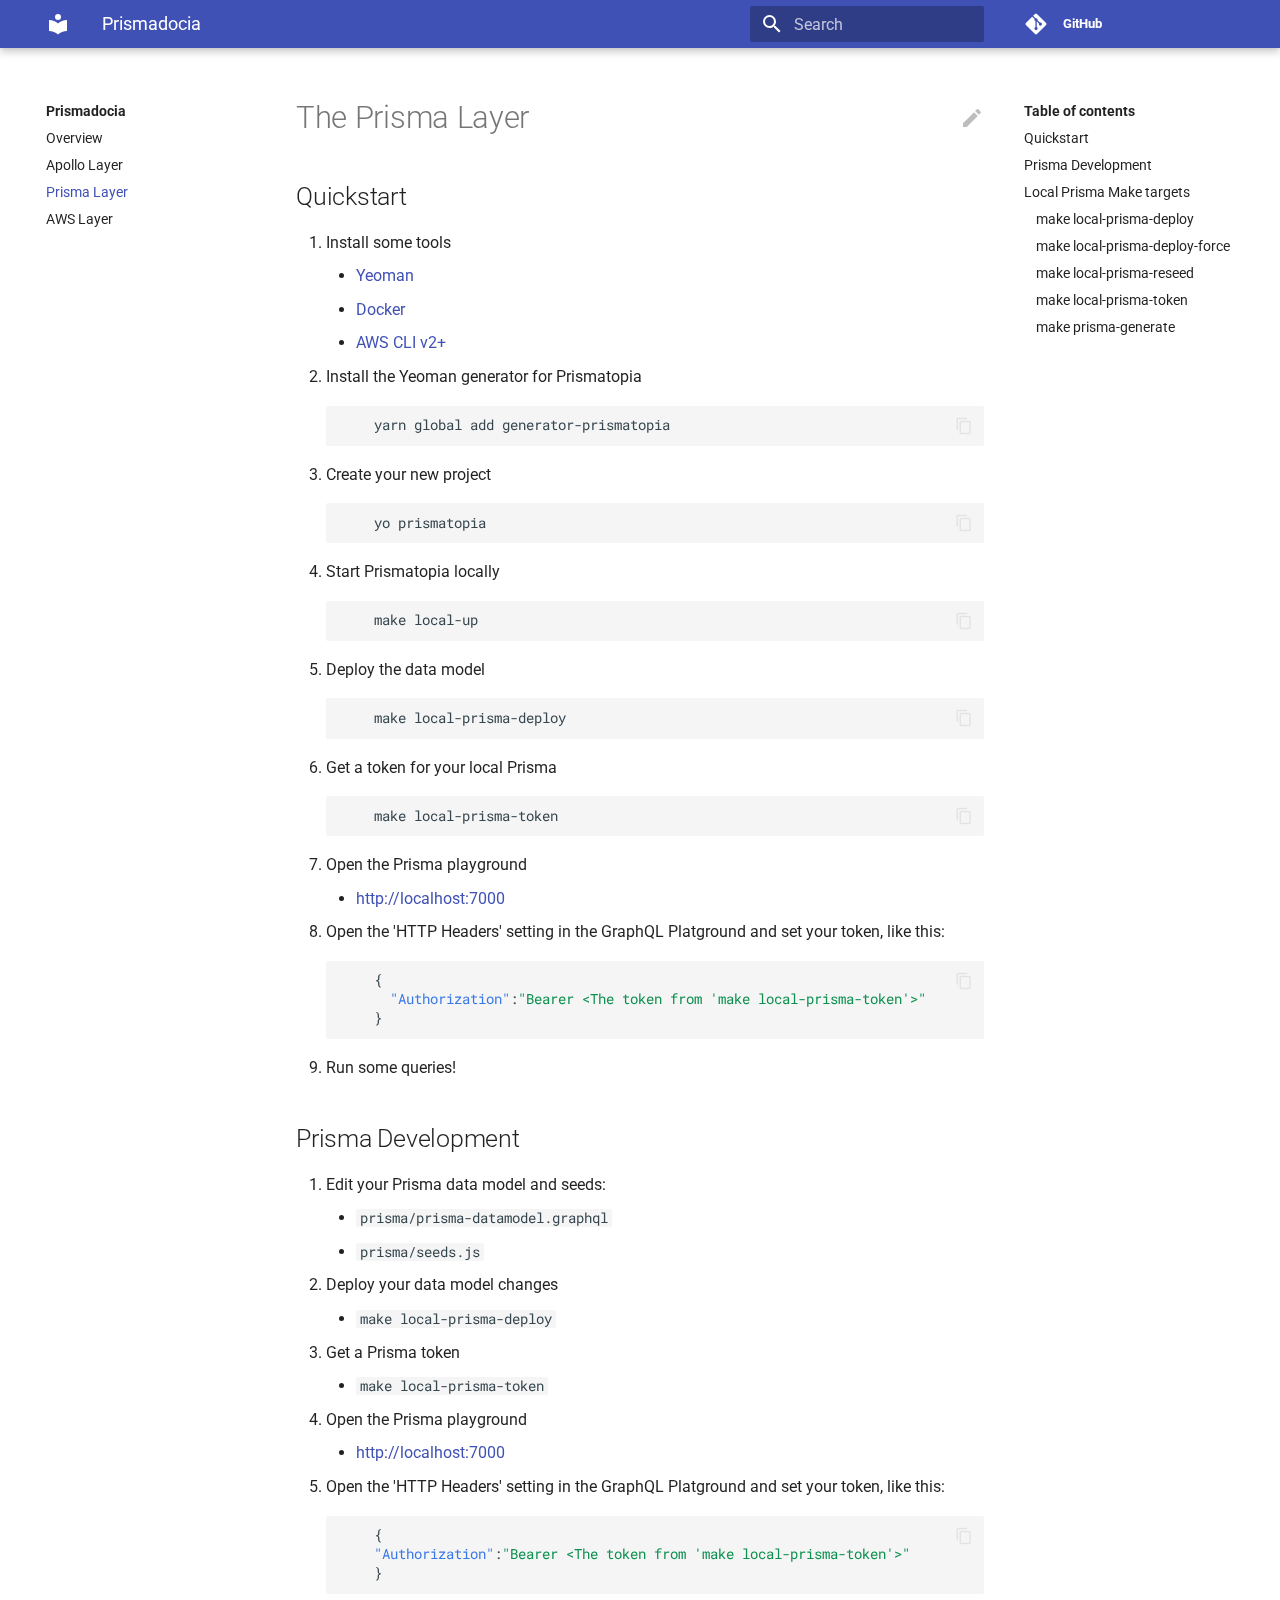
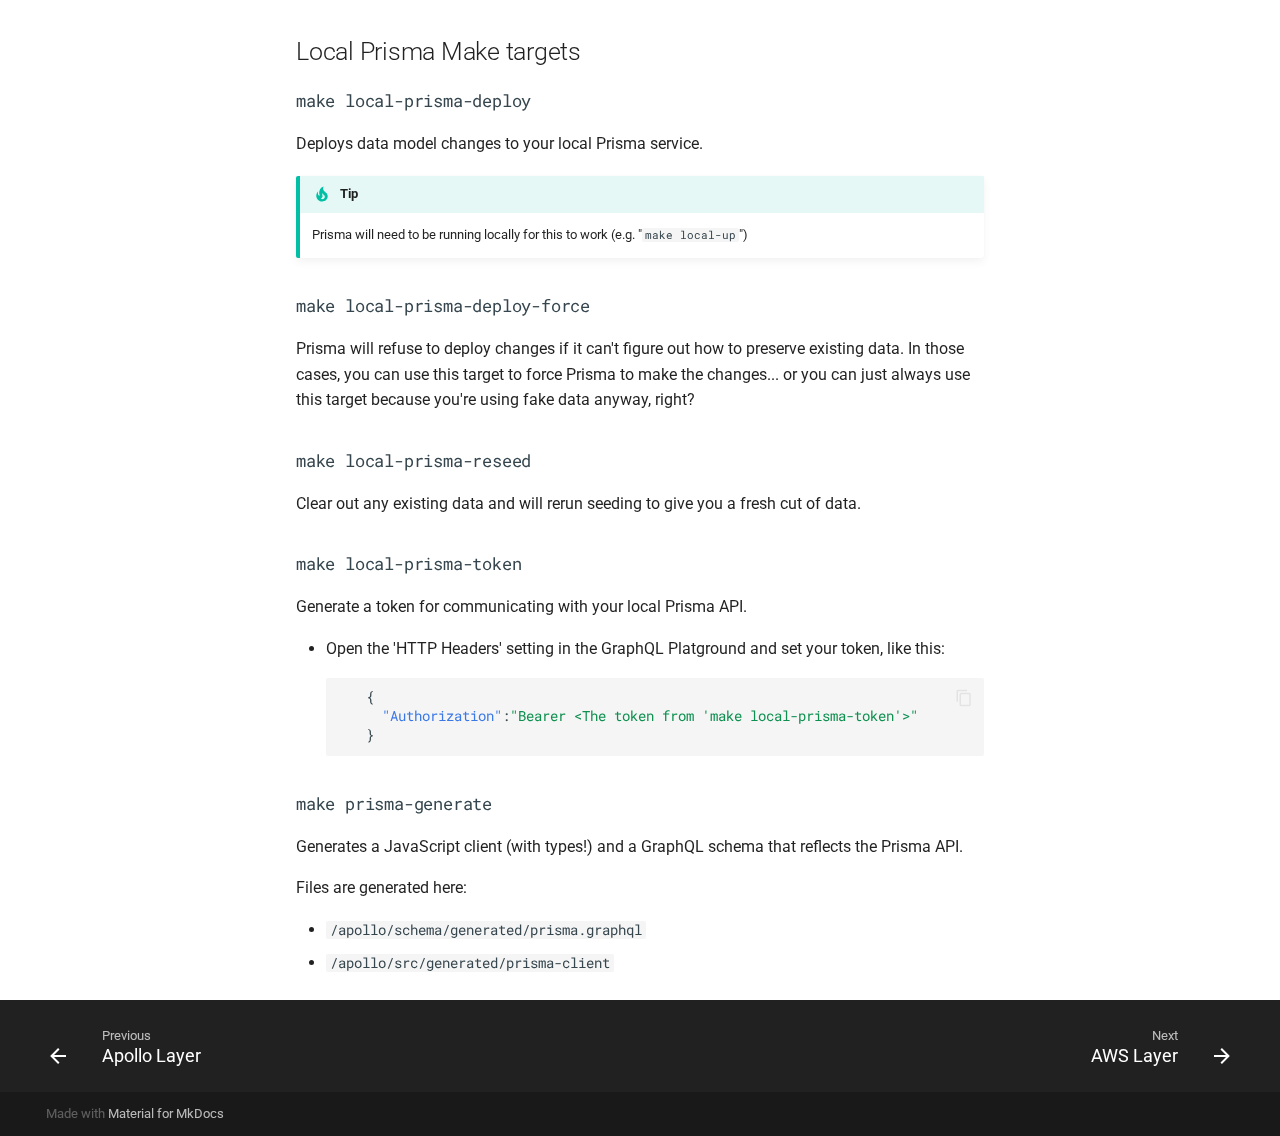
<file: prisma/index.html>
<!doctype html>
<html lang="en" class="no-js">
  <head>
    
      <meta charset="utf-8">
      <meta name="viewport" content="width=device-width,initial-scale=1">
      
        <meta name="description" content="Prismatopia documentation">
      
      
      
        <meta name="author" content="Bernie Durfee (Lambda School Labs)">
      
      <link rel="shortcut icon" href="../assets/images/favicon.png">
      <meta name="generator" content="mkdocs-1.1, mkdocs-material-5.0.2">
    
    
      
        <title>Prisma Layer - Prismadocia</title>
      
    
    
      <link rel="stylesheet" href="../assets/stylesheets/main.07c9fbf5.min.css">
      
      
    
    
    
      
        <link href="https://fonts.gstatic.com" rel="preconnect" crossorigin>
        <link rel="stylesheet" href="https://fonts.googleapis.com/css?family=Roboto:300,400,400i,700%7CRoboto+Mono&display=fallback">
        <style>body,input{font-family:"Roboto",-apple-system,BlinkMacSystemFont,Helvetica,Arial,sans-serif}code,kbd,pre{font-family:"Roboto Mono",SFMono-Regular,Consolas,Menlo,monospace}</style>
      
    
    
    
    
      
    
    
  </head>
  
  
    <body dir="ltr">
  
    <input class="md-toggle" data-md-toggle="drawer" type="checkbox" id="__drawer" autocomplete="off">
    <input class="md-toggle" data-md-toggle="search" type="checkbox" id="__search" autocomplete="off">
    <label class="md-overlay" for="__drawer"></label>
    <div data-md-component="skip">
      
        
        <a href="#the-prisma-layer" class="md-skip">
          Skip to content
        </a>
      
    </div>
    <div data-md-component="announce">
      
    </div>
    
      <header class="md-header" data-md-component="header">
  <nav class="md-header-nav md-grid" aria-label="Header">
    <a href=".." title="Prismadocia" class="md-header-nav__button md-logo" aria-label="Prismadocia">
      
  
  <svg xmlns="http://www.w3.org/2000/svg" viewBox="0 0 24 24"><path d="M12,8A3,3 0 0,0 15,5A3,3 0 0,0 12,2A3,3 0 0,0 9,5A3,3 0 0,0 12,8M12,11.54C9.64,9.35 6.5,8 3,8V19C6.5,19 9.64,20.35 12,22.54C14.36,20.35 17.5,19 21,19V8C17.5,8 14.36,9.35 12,11.54Z" /></svg>

    </a>
    <label class="md-header-nav__button md-icon" for="__drawer">
      <svg xmlns="http://www.w3.org/2000/svg" viewBox="0 0 24 24"><path d="M3,6H21V8H3V6M3,11H21V13H3V11M3,16H21V18H3V16Z" /></svg>
    </label>
    <div class="md-header-nav__title" data-md-component="header-title">
      
        <div class="md-header-nav__ellipsis">
          <span class="md-header-nav__topic md-ellipsis">
            Prismadocia
          </span>
          <span class="md-header-nav__topic md-ellipsis">
            
              Prisma Layer
            
          </span>
        </div>
      
    </div>
    
      <label class="md-header-nav__button md-icon" for="__search">
        <svg xmlns="http://www.w3.org/2000/svg" viewBox="0 0 24 24"><path d="M9.5,3A6.5,6.5 0 0,1 16,9.5C16,11.11 15.41,12.59 14.44,13.73L14.71,14H15.5L20.5,19L19,20.5L14,15.5V14.71L13.73,14.44C12.59,15.41 11.11,16 9.5,16A6.5,6.5 0 0,1 3,9.5A6.5,6.5 0 0,1 9.5,3M9.5,5C7,5 5,7 5,9.5C5,12 7,14 9.5,14C12,14 14,12 14,9.5C14,7 12,5 9.5,5Z" /></svg>
      </label>
      
<div class="md-search" data-md-component="search" role="dialog">
  <label class="md-search__overlay" for="__search"></label>
  <div class="md-search__inner" role="search">
    <form class="md-search__form" name="search">
      <input type="text" class="md-search__input" name="query" aria-label="Search" placeholder="Search" autocapitalize="off" autocorrect="off" autocomplete="off" spellcheck="false" data-md-component="search-query" data-md-state="active">
      <label class="md-search__icon md-icon" for="__search">
        <svg xmlns="http://www.w3.org/2000/svg" viewBox="0 0 24 24"><path d="M9.5,3A6.5,6.5 0 0,1 16,9.5C16,11.11 15.41,12.59 14.44,13.73L14.71,14H15.5L20.5,19L19,20.5L14,15.5V14.71L13.73,14.44C12.59,15.41 11.11,16 9.5,16A6.5,6.5 0 0,1 3,9.5A6.5,6.5 0 0,1 9.5,3M9.5,5C7,5 5,7 5,9.5C5,12 7,14 9.5,14C12,14 14,12 14,9.5C14,7 12,5 9.5,5Z" /></svg>
        <svg xmlns="http://www.w3.org/2000/svg" viewBox="0 0 24 24"><path d="M20,11V13H8L13.5,18.5L12.08,19.92L4.16,12L12.08,4.08L13.5,5.5L8,11H20Z" /></svg>
      </label>
      <button type="reset" class="md-search__icon md-icon" aria-label="Clear" data-md-component="search-reset" tabindex="-1">
        <svg xmlns="http://www.w3.org/2000/svg" viewBox="0 0 24 24"><path d="M19,6.41L17.59,5L12,10.59L6.41,5L5,6.41L10.59,12L5,17.59L6.41,19L12,13.41L17.59,19L19,17.59L13.41,12L19,6.41Z" /></svg>
      </button>
    </form>
    <div class="md-search__output">
      <div class="md-search__scrollwrap" data-md-scrollfix>
        <div class="md-search-result" data-md-component="search-result">
          <div class="md-search-result__meta">
            Type to start searching
          </div>
          <ol class="md-search-result__list"></ol>
        </div>
      </div>
    </div>
  </div>
</div>
    
    
      <div class="md-header-nav__source">
        
<a href="https://github.com/Lambda-School-Labs/prismadocia/" title="Go to repository" class="md-source">
  <div class="md-source__icon md-icon">
    
    <svg xmlns="http://www.w3.org/2000/svg" viewBox="0 0 448 512"><path d="M439.55 236.05L244 40.45a28.87 28.87 0 0 0-40.81 0l-40.66 40.63 51.52 51.52c27.06-9.14 52.68 16.77 43.39 43.68l49.66 49.66c34.23-11.8 61.18 31 35.47 56.69-26.49 26.49-70.21-2.87-56-37.34L240.22 199v121.85c25.3 12.54 22.26 41.85 9.08 55a34.34 34.34 0 0 1-48.55 0c-17.57-17.6-11.07-46.91 11.25-56v-123c-20.8-8.51-24.6-30.74-18.64-45L142.57 101 8.45 235.14a28.86 28.86 0 0 0 0 40.81l195.61 195.6a28.86 28.86 0 0 0 40.8 0l194.69-194.69a28.86 28.86 0 0 0 0-40.81z"/></svg>
  </div>
  <div class="md-source__repository">
    GitHub
  </div>
</a>
      </div>
    
  </nav>
</header>
    
    <div class="md-container" data-md-component="container">
      
        
      
      
        
      
      <main class="md-main" data-md-component="main">
        <div class="md-main__inner md-grid">
          
            
              <div class="md-sidebar md-sidebar--primary" data-md-component="navigation">
                <div class="md-sidebar__scrollwrap">
                  <div class="md-sidebar__inner">
                    <nav class="md-nav md-nav--primary" aria-label="Navigation" data-md-level="0">
  <label class="md-nav__title" for="__drawer">
    <a href=".." title="Prismadocia" class="md-nav__button md-logo" aria-label="Prismadocia">
      
  
  <svg xmlns="http://www.w3.org/2000/svg" viewBox="0 0 24 24"><path d="M12,8A3,3 0 0,0 15,5A3,3 0 0,0 12,2A3,3 0 0,0 9,5A3,3 0 0,0 12,8M12,11.54C9.64,9.35 6.5,8 3,8V19C6.5,19 9.64,20.35 12,22.54C14.36,20.35 17.5,19 21,19V8C17.5,8 14.36,9.35 12,11.54Z" /></svg>

    </a>
    Prismadocia
  </label>
  
    <div class="md-nav__source">
      
<a href="https://github.com/Lambda-School-Labs/prismadocia/" title="Go to repository" class="md-source">
  <div class="md-source__icon md-icon">
    
    <svg xmlns="http://www.w3.org/2000/svg" viewBox="0 0 448 512"><path d="M439.55 236.05L244 40.45a28.87 28.87 0 0 0-40.81 0l-40.66 40.63 51.52 51.52c27.06-9.14 52.68 16.77 43.39 43.68l49.66 49.66c34.23-11.8 61.18 31 35.47 56.69-26.49 26.49-70.21-2.87-56-37.34L240.22 199v121.85c25.3 12.54 22.26 41.85 9.08 55a34.34 34.34 0 0 1-48.55 0c-17.57-17.6-11.07-46.91 11.25-56v-123c-20.8-8.51-24.6-30.74-18.64-45L142.57 101 8.45 235.14a28.86 28.86 0 0 0 0 40.81l195.61 195.6a28.86 28.86 0 0 0 40.8 0l194.69-194.69a28.86 28.86 0 0 0 0-40.81z"/></svg>
  </div>
  <div class="md-source__repository">
    GitHub
  </div>
</a>
    </div>
  
  <ul class="md-nav__list" data-md-scrollfix>
    
      
      
      


  <li class="md-nav__item">
    <a href=".." title="Overview" class="md-nav__link">
      Overview
    </a>
  </li>

    
      
      
      


  <li class="md-nav__item">
    <a href="../apollo/" title="Apollo Layer" class="md-nav__link">
      Apollo Layer
    </a>
  </li>

    
      
      
      

  


  <li class="md-nav__item md-nav__item--active">
    
    <input class="md-nav__toggle md-toggle" data-md-toggle="toc" type="checkbox" id="__toc">
    
      
    
    
      <label class="md-nav__link md-nav__link--active" for="__toc">
        Prisma Layer
        <span class="md-nav__icon md-icon">
          <svg xmlns="http://www.w3.org/2000/svg" viewBox="0 0 24 24"><path d="M3,9H17V7H3V9M3,13H17V11H3V13M3,17H17V15H3V17M19,17H21V15H19V17M19,7V9H21V7H19M19,13H21V11H19V13Z" /></svg>
        </span>
      </label>
    
    <a href="./" title="Prisma Layer" class="md-nav__link md-nav__link--active">
      Prisma Layer
    </a>
    
      
<nav class="md-nav md-nav--secondary" aria-label="Table of contents">
  
  
    
  
  
    <label class="md-nav__title" for="__toc">
      <span class="md-nav__icon md-icon">
        <svg xmlns="http://www.w3.org/2000/svg" viewBox="0 0 24 24"><path d="M20,11V13H8L13.5,18.5L12.08,19.92L4.16,12L12.08,4.08L13.5,5.5L8,11H20Z" /></svg>
      </span>
      Table of contents
    </label>
    <ul class="md-nav__list" data-md-scrollfix>
      
        <li class="md-nav__item">
  <a href="#quickstart" class="md-nav__link">
    Quickstart
  </a>
  
</li>
      
        <li class="md-nav__item">
  <a href="#prisma-development" class="md-nav__link">
    Prisma Development
  </a>
  
</li>
      
        <li class="md-nav__item">
  <a href="#local-prisma-make-targets" class="md-nav__link">
    Local Prisma Make targets
  </a>
  
    <nav class="md-nav" aria-label="Local Prisma Make targets">
      <ul class="md-nav__list">
        
          <li class="md-nav__item">
  <a href="#make-local-prisma-deploy" class="md-nav__link">
    make local-prisma-deploy
  </a>
  
</li>
        
          <li class="md-nav__item">
  <a href="#make-local-prisma-deploy-force" class="md-nav__link">
    make local-prisma-deploy-force
  </a>
  
</li>
        
          <li class="md-nav__item">
  <a href="#make-local-prisma-reseed" class="md-nav__link">
    make local-prisma-reseed
  </a>
  
</li>
        
          <li class="md-nav__item">
  <a href="#make-local-prisma-token" class="md-nav__link">
    make local-prisma-token
  </a>
  
</li>
        
          <li class="md-nav__item">
  <a href="#make-prisma-generate" class="md-nav__link">
    make prisma-generate
  </a>
  
</li>
        
      </ul>
    </nav>
  
</li>
      
    </ul>
  
</nav>
    
  </li>

    
      
      
      


  <li class="md-nav__item">
    <a href="../aws/" title="AWS Layer" class="md-nav__link">
      AWS Layer
    </a>
  </li>

    
  </ul>
</nav>
                  </div>
                </div>
              </div>
            
            
              <div class="md-sidebar md-sidebar--secondary" data-md-component="toc">
                <div class="md-sidebar__scrollwrap">
                  <div class="md-sidebar__inner">
                    
<nav class="md-nav md-nav--secondary" aria-label="Table of contents">
  
  
    
  
  
    <label class="md-nav__title" for="__toc">
      <span class="md-nav__icon md-icon">
        <svg xmlns="http://www.w3.org/2000/svg" viewBox="0 0 24 24"><path d="M20,11V13H8L13.5,18.5L12.08,19.92L4.16,12L12.08,4.08L13.5,5.5L8,11H20Z" /></svg>
      </span>
      Table of contents
    </label>
    <ul class="md-nav__list" data-md-scrollfix>
      
        <li class="md-nav__item">
  <a href="#quickstart" class="md-nav__link">
    Quickstart
  </a>
  
</li>
      
        <li class="md-nav__item">
  <a href="#prisma-development" class="md-nav__link">
    Prisma Development
  </a>
  
</li>
      
        <li class="md-nav__item">
  <a href="#local-prisma-make-targets" class="md-nav__link">
    Local Prisma Make targets
  </a>
  
    <nav class="md-nav" aria-label="Local Prisma Make targets">
      <ul class="md-nav__list">
        
          <li class="md-nav__item">
  <a href="#make-local-prisma-deploy" class="md-nav__link">
    make local-prisma-deploy
  </a>
  
</li>
        
          <li class="md-nav__item">
  <a href="#make-local-prisma-deploy-force" class="md-nav__link">
    make local-prisma-deploy-force
  </a>
  
</li>
        
          <li class="md-nav__item">
  <a href="#make-local-prisma-reseed" class="md-nav__link">
    make local-prisma-reseed
  </a>
  
</li>
        
          <li class="md-nav__item">
  <a href="#make-local-prisma-token" class="md-nav__link">
    make local-prisma-token
  </a>
  
</li>
        
          <li class="md-nav__item">
  <a href="#make-prisma-generate" class="md-nav__link">
    make prisma-generate
  </a>
  
</li>
        
      </ul>
    </nav>
  
</li>
      
    </ul>
  
</nav>
                  </div>
                </div>
              </div>
            
          
          <div class="md-content">
            <article class="md-content__inner md-typeset">
              
                
                  <a href="https://github.com/Lambda-School-Labs/prismadocia/edit/master/docs/prisma.md" title="Edit this page" class="md-content__button md-icon">
                    <svg xmlns="http://www.w3.org/2000/svg" viewBox="0 0 24 24"><path d="M20.71,7.04C21.1,6.65 21.1,6 20.71,5.63L18.37,3.29C18,2.9 17.35,2.9 16.96,3.29L15.12,5.12L18.87,8.87M3,17.25V21H6.75L17.81,9.93L14.06,6.18L3,17.25Z" /></svg>
                  </a>
                
                
                  
                
                
                <h1 id="the-prisma-layer">The Prisma Layer<a class="headerlink" href="#the-prisma-layer" title="Permanent link">&para;</a></h1>
<h2 id="quickstart">Quickstart<a class="headerlink" href="#quickstart" title="Permanent link">&para;</a></h2>
<ol>
<li>
<p>Install some tools</p>
<ul>
<li><a href="https://yeoman.io/">Yeoman</a></li>
<li><a href="https://www.docker.com/">Docker</a></li>
<li><a href="https://aws.amazon.com/cli/">AWS CLI v2+</a></li>
</ul>
</li>
<li>
<p>Install the Yeoman generator for Prismatopia
<div class="highlight"><pre><span></span><code>    yarn global add generator-prismatopia
</code></pre></div></p>
</li>
<li>
<p>Create your new project
<div class="highlight"><pre><span></span><code>    yo prismatopia
</code></pre></div></p>
</li>
<li>
<p>Start Prismatopia locally
<div class="highlight"><pre><span></span><code>    make local-up
</code></pre></div></p>
</li>
<li>
<p>Deploy the data model
<div class="highlight"><pre><span></span><code>    make local-prisma-deploy
</code></pre></div></p>
</li>
<li>
<p>Get a token for your local Prisma
<div class="highlight"><pre><span></span><code>    make local-prisma-token
</code></pre></div></p>
</li>
<li>
<p>Open the Prisma playground</p>
<ul>
<li><a href="http://localhost:7000">http://localhost:7000</a></li>
</ul>
</li>
<li>
<p>Open the 'HTTP Headers' setting in the GraphQL Platground and set your token, like this:
<div class="highlight"><pre><span></span><code>    <span class="p">{</span>
      <span class="nt">&quot;Authorization&quot;</span><span class="p">:</span><span class="s2">&quot;Bearer &lt;The token from &#39;make local-prisma-token&#39;&gt;&quot;</span>
    <span class="p">}</span>
</code></pre></div></p>
</li>
<li>
<p>Run some queries!</p>
</li>
</ol>
<h2 id="prisma-development">Prisma Development<a class="headerlink" href="#prisma-development" title="Permanent link">&para;</a></h2>
<ol>
<li>Edit your Prisma data model and seeds:<ul>
<li><code>prisma/prisma-datamodel.graphql</code></li>
<li><code>prisma/seeds.js</code></li>
</ul>
</li>
<li>Deploy your data model changes<ul>
<li><code>make local-prisma-deploy</code></li>
</ul>
</li>
<li>Get a Prisma token<ul>
<li><code>make local-prisma-token</code></li>
</ul>
</li>
<li>Open the Prisma playground<ul>
<li><a href="http://localhost:7000">http://localhost:7000</a></li>
</ul>
</li>
<li>Open the 'HTTP Headers' setting in the GraphQL Platground and set your token, like this:
<div class="highlight"><pre><span></span><code>    <span class="p">{</span>
    <span class="nt">&quot;Authorization&quot;</span><span class="p">:</span><span class="s2">&quot;Bearer &lt;The token from &#39;make local-prisma-token&#39;&gt;&quot;</span>
    <span class="p">}</span>
</code></pre></div></li>
</ol>
<h2 id="local-prisma-make-targets">Local Prisma Make targets<a class="headerlink" href="#local-prisma-make-targets" title="Permanent link">&para;</a></h2>
<h3 id="make-local-prisma-deploy"><code>make local-prisma-deploy</code><a class="headerlink" href="#make-local-prisma-deploy" title="Permanent link">&para;</a></h3>
<p>Deploys data model changes to your local Prisma service.</p>
<div class="admonition tip">
<p class="admonition-title">Tip</p>
<p>Prisma will need to be running locally for this to work (e.g. "<code>make local-up</code>")</p>
</div>
<h3 id="make-local-prisma-deploy-force"><code>make local-prisma-deploy-force</code><a class="headerlink" href="#make-local-prisma-deploy-force" title="Permanent link">&para;</a></h3>
<p>Prisma will refuse to deploy changes if it can't figure out how to preserve existing data. In those cases, you can use this target to force Prisma to make the changes... or you can just always use this target because you're using fake data anyway, right?</p>
<h3 id="make-local-prisma-reseed"><code>make local-prisma-reseed</code><a class="headerlink" href="#make-local-prisma-reseed" title="Permanent link">&para;</a></h3>
<p>Clear out any existing data and will rerun seeding to give you a fresh cut of data.</p>
<h3 id="make-local-prisma-token"><code>make local-prisma-token</code><a class="headerlink" href="#make-local-prisma-token" title="Permanent link">&para;</a></h3>
<p>Generate a token for communicating with your local Prisma API.</p>
<ul>
<li>Open the 'HTTP Headers' setting in the GraphQL Platground and set your token, like this:
   <div class="highlight"><pre><span></span><code>   <span class="p">{</span>
     <span class="nt">&quot;Authorization&quot;</span><span class="p">:</span><span class="s2">&quot;Bearer &lt;The token from &#39;make local-prisma-token&#39;&gt;&quot;</span>
   <span class="p">}</span>
</code></pre></div></li>
</ul>
<h3 id="make-prisma-generate"><code>make prisma-generate</code><a class="headerlink" href="#make-prisma-generate" title="Permanent link">&para;</a></h3>
<p>Generates a JavaScript client (with types!) and a GraphQL schema that reflects the Prisma API.</p>
<p>Files are generated here:</p>
<ul>
<li><code>/apollo/schema/generated/prisma.graphql</code></li>
<li><code>/apollo/src/generated/prisma-client</code></li>
</ul>
                
              
              
                


              
            </article>
          </div>
        </div>
      </main>
      
        
<footer class="md-footer">
  
    <div class="md-footer-nav">
      <nav class="md-footer-nav__inner md-grid" aria-label="Footer">
        
          <a href="../apollo/" title="Apollo Layer" class="md-footer-nav__link md-footer-nav__link--prev" rel="prev">
            <div class="md-footer-nav__button md-icon">
              <svg xmlns="http://www.w3.org/2000/svg" viewBox="0 0 24 24"><path d="M20,11V13H8L13.5,18.5L12.08,19.92L4.16,12L12.08,4.08L13.5,5.5L8,11H20Z" /></svg>
            </div>
            <div class="md-footer-nav__title">
              <div class="md-ellipsis">
                <span class="md-footer-nav__direction">
                  Previous
                </span>
                Apollo Layer
              </div>
            </div>
          </a>
        
        
          <a href="../aws/" title="AWS Layer" class="md-footer-nav__link md-footer-nav__link--next" rel="next">
            <div class="md-footer-nav__title">
              <div class="md-ellipsis">
                <span class="md-footer-nav__direction">
                  Next
                </span>
                AWS Layer
              </div>
            </div>
            <div class="md-footer-nav__button md-icon">
              <svg xmlns="http://www.w3.org/2000/svg" viewBox="0 0 24 24"><path d="M4,11V13H16L10.5,18.5L11.92,19.92L19.84,12L11.92,4.08L10.5,5.5L16,11H4Z" /></svg>
            </div>
          </a>
        
      </nav>
    </div>
  
  <div class="md-footer-meta md-typeset">
    <div class="md-footer-meta__inner md-grid">
      <div class="md-footer-copyright">
        
        Made with
        <a href="https://squidfunk.github.io/mkdocs-material/" target="_blank" rel="noopener">
          Material for MkDocs
        </a>
      </div>
      
    </div>
  </div>
</footer>
      
    </div>
    
      <script src="../assets/javascripts/vendor.36cbf620.min.js"></script>
      <script src="../assets/javascripts/bundle.00c583dd.min.js"></script><script id="__lang" type="application/json">{"clipboard.copy": "Copy to clipboard", "clipboard.copied": "Copied to clipboard", "search.config.lang": "en", "search.config.pipeline": "trimmer, stopWordFilter", "search.config.separator": "[\\s\\-]+", "search.result.placeholder": "Type to start searching", "search.result.none": "No matching documents", "search.result.one": "1 matching document", "search.result.other": "# matching documents"}</script>
      
      <script>
        app = initialize({
          base: "..",
          features: [],
          search: Object.assign({
            worker: "../assets/javascripts/worker/search.7f7c8775.min.js"
          }, typeof search !== "undefined" && search)
        })
      </script>
      
    
  </body>
</html>
</file>
<file: stylesheets/extra.css>
.md-typeset h1 {
  margin: 0 0 0 0;
}

.md-typeset h2 {
  margin: 2.5em 0 0 0;

  border-bottom: 1px solid lightgray;
}

.right {
  float: right;
}

.md-header {
background-color: #4571C9;
}

.md-footer {
background-color: #1B212C;
}

.md-header-nav__button.md-logo {
  width: 2.5rem;
  height: 2.5rem;
  margin: 0 0 0 0;
  padding: 0 0 0 0;
}

.md-header-nav__button.md-logo img {
  width: 2.5rem;
  height: 2.5rem;
  margin: 0 0 0 0;
  padding: 0 0 0 0;
}

pre { color: white !important; }

.md-clipboard:before {
    color: rgb(255, 255, 255);
}

.codehilite:hover .md-clipboard:before,.md-typeset .highlight:hover .md-clipboard:before,pre:hover .md-clipboard:before {
    color: rgba(255, 255, 255, 0.54) !important
}
</file>
<file: assets/stylesheets/main.07c9fbf5.min.css>
html{box-sizing:border-box}*,*::before,*::after{box-sizing:inherit}html{-webkit-text-size-adjust:none;-moz-text-size-adjust:none;-ms-text-size-adjust:none;text-size-adjust:none}body{margin:0}hr{box-sizing:content-box;overflow:visible}a,button,label,input{-webkit-tap-highlight-color:transparent}a{color:inherit;text-decoration:none}small{font-size:80%}sub,sup{position:relative;font-size:80%;line-height:0;vertical-align:baseline}sub{bottom:-0.25em}sup{top:-0.5em}img{border-style:none}table{border-collapse:separate;border-spacing:0}td,th{font-weight:normal;vertical-align:top}button{margin:0;padding:0;font-size:inherit;background:transparent;border:0}input{border:0;outline:0}:root{--md-default-fg-color: hsla(0, 0%, 0%, 0.87);--md-default-fg-color--light: hsla(0, 0%, 0%, 0.54);--md-default-fg-color--lighter: hsla(0, 0%, 0%, 0.26);--md-default-fg-color--lightest: hsla(0, 0%, 0%, 0.07);--md-default-bg-color: hsla(0, 0%, 100%, 1);--md-default-bg-color--light: hsla(0, 0%, 100%, 0.7);--md-default-bg-color--lighter: hsla(0, 0%, 100%, 0.3);--md-default-bg-color--lightest: hsla(0, 0%, 100%, 0.12);--md-primary-fg-color: hsla(231deg, 48%, 48%, 1);--md-primary-fg-color--light: hsla(230deg, 44%, 64%, 1);--md-primary-fg-color--dark: hsla(232deg, 54%, 41%, 1);--md-primary-bg-color: var(--md-default-bg-color);--md-primary-bg-color--light: var(--md-default-bg-color--light);--md-accent-fg-color: hsla(231deg, 99%, 66%, 1);--md-accent-fg-color--transparent: hsla(231deg, 99%, 66%, 0.1);--md-accent-bg-color: var(--md-default-bg-color);--md-accent-bg-color--light: var(--md-default-bg-color--light);--md-code-bg-color: hsla(0, 0%, 96%, 1);--md-code-fg-color: hsla(200, 18%, 26%, 1)}.md-icon svg{display:block;width:1.2rem;height:1.2rem;margin:0 auto;fill:currentColor}body{-webkit-font-smoothing:antialiased;-moz-osx-font-smoothing:grayscale}body,input{color:var(--md-default-fg-color);-webkit-font-feature-settings:"kern","liga";font-feature-settings:"kern","liga";font-family:-apple-system,BlinkMacSystemFont,Helvetica,Arial,sans-serif}code,pre,kbd{color:var(--md-default-fg-color);-webkit-font-feature-settings:"kern";font-feature-settings:"kern";font-family:SFMono-Regular,Consolas,Menlo,monospace}.md-typeset{font-size:.8rem;line-height:1.6;-webkit-print-color-adjust:exact;color-adjust:exact}.md-typeset p,.md-typeset ul,.md-typeset ol,.md-typeset blockquote{margin:1em 0}.md-typeset h1{margin:0 0 2rem;color:var(--md-default-fg-color--light);font-weight:300;font-size:1.5625rem;line-height:1.3;letter-spacing:-0.01em}.md-typeset h2{margin:2rem 0 .8rem;font-weight:300;font-size:1.25rem;line-height:1.4;letter-spacing:-0.01em}.md-typeset h3{margin:1.6rem 0 .8rem;font-weight:400;font-size:1rem;line-height:1.5;letter-spacing:-0.01em}.md-typeset h2+h3{margin-top:.8rem}.md-typeset h4{margin:.8rem 0;font-weight:700;font-size:.8rem;letter-spacing:-0.01em}.md-typeset h5,.md-typeset h6{margin:.8rem 0;color:var(--md-default-fg-color--light);font-weight:700;font-size:.64rem;letter-spacing:-0.01em}.md-typeset h5{text-transform:uppercase}.md-typeset hr{margin:1.5em 0;border-bottom:.05rem dotted var(--md-default-fg-color--lighter)}.md-typeset a{color:var(--md-primary-fg-color);word-break:break-word}.md-typeset a,.md-typeset a::before{transition:color 125ms}.md-typeset a:focus,.md-typeset a:hover{color:var(--md-accent-fg-color)}.md-typeset code,.md-typeset pre,.md-typeset kbd{color:var(--md-code-fg-color);direction:ltr}.md-typeset code{padding:0 .2941176471em;font-size:.85em;word-break:break-word;background-color:var(--md-code-bg-color);border-radius:.1rem;-webkit-box-decoration-break:clone;box-decoration-break:clone}.md-typeset h1 code,.md-typeset h2 code,.md-typeset h3 code,.md-typeset h4 code,.md-typeset h5 code,.md-typeset h6 code{margin:initial;padding:initial;background-color:transparent;box-shadow:none}.md-typeset a>code{color:currentColor}.md-typeset pre{position:relative;margin:1em 0;line-height:1.4}.md-typeset pre>code{display:block;margin:0;padding:.525rem 1.1764705882em;overflow:auto;word-break:normal;box-shadow:none;-webkit-box-decoration-break:slice;box-decoration-break:slice;touch-action:auto}.md-typeset pre>code::-webkit-scrollbar{width:.2rem;height:.2rem}.md-typeset pre>code::-webkit-scrollbar-thumb{background-color:var(--md-default-fg-color--lighter)}.md-typeset pre>code::-webkit-scrollbar-thumb:hover{background-color:var(--md-accent-fg-color)}.md-typeset kbd{display:inline-block;padding:0 .6666666667em;font-size:.75em;line-height:1.5;vertical-align:text-top;word-break:break-word;border-radius:.1rem;box-shadow:0 .1rem 0 .05rem var(--md-default-fg-color--lighter),0 .1rem 0 var(--md-default-fg-color--lighter),inset 0 -0.1rem .2rem var(--md-default-bg-color)}.md-typeset mark{padding:0 .25em;word-break:break-word;background-color:rgba(255,235,59,.5);border-radius:.1rem;-webkit-box-decoration-break:clone;box-decoration-break:clone}.md-typeset abbr{text-decoration:none;border-bottom:.05rem dotted var(--md-default-fg-color--light);cursor:help}.md-typeset small{opacity:.75}.md-typeset sup,.md-typeset sub{margin-left:.078125em}[dir=rtl] .md-typeset sup,[dir=rtl] .md-typeset sub{margin-right:.078125em;margin-left:initial}.md-typeset blockquote{padding-left:.6rem;color:var(--md-default-fg-color--light);border-left:.2rem solid var(--md-default-fg-color--lighter)}[dir=rtl] .md-typeset blockquote{padding-right:.6rem;padding-left:initial;border-right:.2rem solid var(--md-default-fg-color--lighter);border-left:initial}.md-typeset ul{list-style-type:disc}.md-typeset ul,.md-typeset ol{margin-left:.625em;padding:0}[dir=rtl] .md-typeset ul,[dir=rtl] .md-typeset ol{margin-right:.625em;margin-left:initial}.md-typeset ul ol,.md-typeset ol ol{list-style-type:lower-alpha}.md-typeset ul ol ol,.md-typeset ol ol ol{list-style-type:lower-roman}.md-typeset ul li,.md-typeset ol li{margin-bottom:.5em;margin-left:1.25em}[dir=rtl] .md-typeset ul li,[dir=rtl] .md-typeset ol li{margin-right:1.25em;margin-left:initial}.md-typeset ul li p,.md-typeset ul li blockquote,.md-typeset ol li p,.md-typeset ol li blockquote{margin:.5em 0}.md-typeset ul li:last-child,.md-typeset ol li:last-child{margin-bottom:0}.md-typeset ul li ul,.md-typeset ul li ol,.md-typeset ol li ul,.md-typeset ol li ol{margin:.5em 0 .5em .625em}[dir=rtl] .md-typeset ul li ul,[dir=rtl] .md-typeset ul li ol,[dir=rtl] .md-typeset ol li ul,[dir=rtl] .md-typeset ol li ol{margin-right:.625em;margin-left:initial}.md-typeset dd{margin:1em 0 1em 1.875em}[dir=rtl] .md-typeset dd{margin-right:1.875em;margin-left:initial}.md-typeset iframe,.md-typeset img,.md-typeset svg{max-width:100%}.md-typeset table:not([class]){display:inline-block;max-width:100%;overflow:auto;font-size:.64rem;background:var(--md-default-bg-color);border-radius:.1rem;box-shadow:0 .2rem .5rem rgba(0,0,0,.05),0 0 .05rem rgba(0,0,0,.1);touch-action:auto}.md-typeset table:not([class])+*{margin-top:1.5em}.md-typeset table:not([class]) th:not([align]),.md-typeset table:not([class]) td:not([align]){text-align:left}[dir=rtl] .md-typeset table:not([class]) th:not([align]),[dir=rtl] .md-typeset table:not([class]) td:not([align]){text-align:right}.md-typeset table:not([class]) th{min-width:5rem;padding:.6rem .8rem;color:var(--md-default-bg-color);vertical-align:top;background-color:var(--md-default-fg-color--light)}.md-typeset table:not([class]) td{padding:.6rem .8rem;vertical-align:top;border-top:.05rem solid var(--md-default-fg-color--lightest)}.md-typeset table:not([class]) tr{transition:background-color 125ms}.md-typeset table:not([class]) tr:hover{background-color:rgba(0,0,0,.035);box-shadow:0 .05rem 0 var(--md-default-bg-color) inset}.md-typeset table:not([class]) tr:first-child td{border-top:0}.md-typeset table:not([class]) a{word-break:normal}.md-typeset__scrollwrap{margin:1em -0.8rem;overflow-x:auto;touch-action:auto}.md-typeset__table{display:inline-block;margin-bottom:.5em;padding:0 .8rem}.md-typeset__table table{display:table;width:100%;margin:0;overflow:hidden}html{height:100%;overflow-x:hidden;font-size:125%;background-color:var(--md-default-bg-color)}body{position:relative;display:flex;flex-direction:column;width:100%;min-height:100%;font-size:.5rem}hr{display:block;height:.05rem;padding:0;border:0}.md-grid{max-width:61rem;margin-right:auto;margin-left:auto}.md-container{display:flex;flex-direction:column;flex-grow:1}.md-main{flex-grow:1}.md-main__inner{height:100%;margin-top:1.5rem}.md-ellipsis{display:block;overflow:hidden;white-space:nowrap;text-overflow:ellipsis}.md-toggle{display:none}.md-overlay{position:fixed;top:0;z-index:3;width:0;height:0;background-color:var(--md-default-fg-color--light);opacity:0;transition:width 0ms 250ms,height 0ms 250ms,opacity 250ms}.md-skip{position:fixed;z-index:-1;margin:.5rem;padding:.3rem .5rem;color:var(--md-default-bg-color);font-size:.64rem;background-color:var(--md-default-fg-color);border-radius:.1rem;transform:translateY(0.4rem);opacity:0}.md-skip:focus{z-index:10;transform:translateY(0);opacity:1;transition:transform 250ms cubic-bezier(0.4, 0, 0.2, 1),opacity 175ms 75ms}@page{margin:25mm}.md-announce{overflow:auto;background-color:var(--md-default-fg-color)}.md-announce__inner{margin:.6rem auto;padding:0 .8rem;color:var(--md-default-bg-color);font-size:.7rem}.md-typeset .md-button{display:inline-block;padding:.625em 2em;color:var(--md-primary-fg-color);font-weight:700;border:.1rem solid currentColor;border-radius:.1rem;transition:color 125ms,background-color 125ms,border-color 125ms}.md-typeset .md-button--primary{color:var(--md-primary-bg-color);background-color:var(--md-primary-fg-color);border-color:var(--md-primary-fg-color)}.md-typeset .md-button:focus,.md-typeset .md-button:hover{color:var(--md-accent-bg-color);background-color:var(--md-accent-fg-color);border-color:var(--md-accent-fg-color)}.md-clipboard{position:absolute;top:.4rem;right:.5em;z-index:1;width:1.5em;height:1.5em;color:var(--md-default-fg-color--lightest);border-radius:.1rem;cursor:pointer;transition:color 125ms}.md-clipboard svg{width:1.125em;height:1.125em}pre:hover .md-clipboard{color:var(--md-default-fg-color--light)}pre .md-clipboard:focus,pre .md-clipboard:hover{color:var(--md-accent-fg-color)}.md-content__inner{margin:0 .8rem 1.2rem;padding-top:.6rem}.md-content__inner::before{display:block;height:.4rem;content:""}.md-content__inner>:last-child{margin-bottom:0}.md-content__button{float:right;margin:.4rem 0;margin-left:.4rem;padding:0}[dir=rtl] .md-content__button{float:left;margin-right:.4rem;margin-left:initial}[dir=rtl] .md-content__button svg{transform:scaleX(-1)}.md-typeset .md-content__button{color:var(--md-default-fg-color--lighter)}.md-content__button svg{display:inline;vertical-align:top}.md-dialog{box-shadow:0 2px 2px 0 rgba(0,0,0,.14),0 1px 5px 0 rgba(0,0,0,.12),0 3px 1px -2px rgba(0,0,0,.2);position:fixed;right:.8rem;bottom:.8rem;left:initial;z-index:2;display:block;min-width:11.1rem;padding:.4rem .6rem;color:var(--md-default-bg-color);font-size:.7rem;background:var(--md-default-fg-color);border:none;border-radius:.1rem;transform:translateY(100%);opacity:0;transition:transform 0ms 400ms,opacity 400ms}[dir=rtl] .md-dialog{right:initial;left:.8rem}.md-dialog[data-md-state=open]{transform:translateY(0);opacity:1;transition:transform 400ms cubic-bezier(0.075, 0.85, 0.175, 1),opacity 400ms}.md-header{position:-webkit-sticky;position:sticky;top:0;right:0;left:0;z-index:2;height:2.4rem;color:var(--md-primary-bg-color);background-color:var(--md-primary-fg-color);box-shadow:0 0 .2rem rgba(0,0,0,0),0 .2rem .4rem rgba(0,0,0,0);transition:color 250ms,background-color 250ms}.no-js .md-header{box-shadow:none;transition:none}.md-header[data-md-state=shadow]{box-shadow:0 0 .2rem rgba(0,0,0,.1),0 .2rem .4rem rgba(0,0,0,.2);transition:color 250ms,background-color 250ms,box-shadow 250ms}.md-header-nav{display:flex;padding:0 .2rem}.md-header-nav__button{position:relative;z-index:1;margin:.2rem;padding:.4rem;cursor:pointer;transition:opacity 250ms}[dir=rtl] .md-header-nav__button svg{transform:scaleX(-1)}.md-header-nav__button:focus,.md-header-nav__button:hover{opacity:.7}.md-header-nav__button.md-logo{margin:.2rem;padding:.4rem}.md-header-nav__button.md-logo img,.md-header-nav__button.md-logo svg{display:block;width:1.2rem;height:1.2rem;fill:currentColor}.no-js .md-header-nav__button[for=__search]{display:none}.md-header-nav__topic{position:absolute;width:100%;transition:transform 400ms cubic-bezier(0.1, 0.7, 0.1, 1),opacity 150ms}.md-header-nav__topic+.md-header-nav__topic{z-index:-1;transform:translateX(1.25rem);opacity:0;transition:transform 400ms cubic-bezier(1, 0.7, 0.1, 0.1),opacity 150ms;pointer-events:none}[dir=rtl] .md-header-nav__topic+.md-header-nav__topic{transform:translateX(-1.25rem)}.no-js .md-header-nav__topic{position:initial}.no-js .md-header-nav__topic+.md-header-nav__topic{display:none}.md-header-nav__title{flex-grow:1;padding:0 1rem;font-size:.9rem;line-height:2.4rem}.md-header-nav__title[data-md-state=active] .md-header-nav__topic{z-index:-1;transform:translateX(-1.25rem);opacity:0;transition:transform 400ms cubic-bezier(1, 0.7, 0.1, 0.1),opacity 150ms;pointer-events:none}[dir=rtl] .md-header-nav__title[data-md-state=active] .md-header-nav__topic{transform:translateX(1.25rem)}.md-header-nav__title[data-md-state=active] .md-header-nav__topic+.md-header-nav__topic{z-index:0;transform:translateX(0);opacity:1;transition:transform 400ms cubic-bezier(0.1, 0.7, 0.1, 1),opacity 150ms;pointer-events:initial}.md-header-nav__title>.md-header-nav__ellipsis{position:relative;width:100%;height:100%}.md-header-nav__source{display:none}.md-hero{overflow:hidden;color:var(--md-primary-bg-color);font-size:1rem;background-color:var(--md-primary-fg-color);transition:background 250ms}.md-hero__inner{margin-top:1rem;padding:.8rem .8rem .4rem;transition:transform 400ms cubic-bezier(0.1, 0.7, 0.1, 1),opacity 250ms;transition-delay:100ms}[data-md-state=hidden] .md-hero__inner{transform:translateY(0.625rem);opacity:0;transition:transform 0ms 400ms,opacity 100ms 0ms;pointer-events:none}.md-hero--expand .md-hero__inner{margin-bottom:1.2rem}.md-footer{color:var(--md-default-bg-color);background-color:var(--md-default-fg-color)}.md-footer-nav__inner{padding:.2rem;overflow:auto}.md-footer-nav__link{display:flex;padding-top:1.4rem;padding-bottom:.4rem;transition:opacity 250ms}.md-footer-nav__link:focus,.md-footer-nav__link:hover{opacity:.7}.md-footer-nav__link--prev{float:left;width:25%}[dir=rtl] .md-footer-nav__link--prev{float:right}[dir=rtl] .md-footer-nav__link--prev svg{transform:scaleX(-1)}.md-footer-nav__link--next{float:right;width:75%;text-align:right}[dir=rtl] .md-footer-nav__link--next{float:left;text-align:left}[dir=rtl] .md-footer-nav__link--next svg{transform:scaleX(-1)}.md-footer-nav__title{position:relative;flex-grow:1;max-width:calc(100% - 2.4rem);padding:0 1rem;font-size:.9rem;line-height:2.4rem}.md-footer-nav__button{margin:.2rem;padding:.4rem}.md-footer-nav__direction{position:absolute;right:0;left:0;margin-top:-1rem;padding:0 1rem;color:var(--md-default-bg-color--light);font-size:.64rem}.md-footer-meta{background-color:var(--md-default-fg-color--lighter)}.md-footer-meta__inner{display:flex;flex-wrap:wrap;justify-content:space-between;padding:.2rem}html .md-footer-meta.md-typeset a{color:var(--md-default-bg-color--light)}html .md-footer-meta.md-typeset a:focus,html .md-footer-meta.md-typeset a:hover{color:var(--md-default-bg-color)}.md-footer-copyright{width:100%;margin:auto .6rem;padding:.4rem 0;color:var(--md-default-bg-color--lighter);font-size:.64rem}.md-footer-copyright__highlight{color:var(--md-default-bg-color--light)}.md-footer-social{margin:0 .4rem;padding:.2rem 0 .6rem}.md-footer-social__link{display:inline-block;width:1.6rem;height:1.6rem;text-align:center}.md-footer-social__link::before{line-height:1.9}.md-footer-social__link svg{max-height:.8rem;vertical-align:-25%;fill:currentColor}.md-nav{font-size:.7rem;line-height:1.3}.md-nav__title{display:block;padding:0 .6rem;overflow:hidden;font-weight:700;text-overflow:ellipsis}.md-nav__title .md-nav__button{display:none}.md-nav__title .md-nav__button img{width:100%;height:auto}.md-nav__title .md-nav__button.md-logo img,.md-nav__title .md-nav__button.md-logo svg{display:block;width:2.4rem;height:2.4rem}.md-nav__title .md-nav__button.md-logo svg{fill:currentColor}.md-nav__list{margin:0;padding:0;list-style:none}.md-nav__item{padding:0 .6rem}.md-nav__item:last-child{padding-bottom:.6rem}.md-nav__item .md-nav__item{padding-right:0}[dir=rtl] .md-nav__item .md-nav__item{padding-right:.6rem;padding-left:0}.md-nav__item .md-nav__item:last-child{padding-bottom:0}.md-nav__link{display:block;margin-top:.625em;overflow:hidden;text-overflow:ellipsis;cursor:pointer;transition:color 125ms;scroll-snap-align:start}html .md-nav__link[for=__toc]{display:none}html .md-nav__link[for=__toc]~.md-nav{display:none}.md-nav__link[data-md-state=blur]{color:var(--md-default-fg-color--light)}.md-nav__item .md-nav__link--active{color:var(--md-primary-fg-color)}.md-nav__item--nested>.md-nav__link{color:inherit}.md-nav__link:focus,.md-nav__link:hover{color:var(--md-accent-fg-color)}.md-nav__source{display:none}.md-search{position:relative}.no-js .md-search{display:none}.md-search__overlay{z-index:1;opacity:0}.md-search__inner{-webkit-backface-visibility:hidden;backface-visibility:hidden}.md-search__form{position:relative}.md-search__input{position:relative;z-index:2;padding:0 2.2rem 0 3.6rem;text-overflow:ellipsis}[dir=rtl] .md-search__input{padding:0 3.6rem 0 2.2rem}.md-search__input::-webkit-input-placeholder{-webkit-transition:color 250ms;transition:color 250ms}.md-search__input::-moz-placeholder{-moz-transition:color 250ms;transition:color 250ms}.md-search__input::-ms-input-placeholder{-ms-transition:color 250ms;transition:color 250ms}.md-search__input::placeholder{transition:color 250ms}.md-search__input::-webkit-input-placeholder{color:var(--md-default-fg-color--light)}.md-search__input::-moz-placeholder{color:var(--md-default-fg-color--light)}.md-search__input::-ms-input-placeholder{color:var(--md-default-fg-color--light)}.md-search__input~.md-search__icon,.md-search__input::placeholder{color:var(--md-default-fg-color--light)}.md-search__input::-ms-clear{display:none}.md-search__icon{position:absolute;z-index:2;width:1.2rem;height:1.2rem;cursor:pointer;transition:color 250ms,opacity 250ms}.md-search__icon:hover{opacity:.7}.md-search__icon[for=__search]{top:.3rem;left:.5rem}[dir=rtl] .md-search__icon[for=__search]{right:.5rem;left:initial}[dir=rtl] .md-search__icon[for=__search] svg{transform:scaleX(-1)}.md-search__icon[type=reset]{top:.3rem;right:.5rem;transform:scale(0.75);opacity:0;transition:transform 150ms cubic-bezier(0.1, 0.7, 0.1, 1),opacity 150ms;pointer-events:none}[dir=rtl] .md-search__icon[type=reset]{right:initial;left:.5rem}[data-md-toggle=search]:checked~.md-header .md-search__input:not(:placeholder-shown)~.md-search__icon[type=reset]{transform:scale(1);opacity:1;pointer-events:initial}[data-md-toggle=search]:checked~.md-header .md-search__input:not(:placeholder-shown)~.md-search__icon[type=reset]:hover{opacity:.7}.md-search__output{position:absolute;z-index:1;width:100%;overflow:hidden;border-radius:0 0 .1rem .1rem}.md-search__scrollwrap{height:100%;overflow-y:auto;background-color:var(--md-default-bg-color);box-shadow:inset 0 .05rem 0 var(--md-default-fg-color--lightest);-webkit-backface-visibility:hidden;backface-visibility:hidden;-webkit-scroll-snap-type:y mandatory;-ms-scroll-snap-type:y mandatory;scroll-snap-type:y mandatory;touch-action:pan-y}.md-search-result{color:var(--md-default-fg-color);word-break:break-word}.md-search-result__meta{padding:0 .8rem;color:var(--md-default-fg-color--light);font-size:.64rem;line-height:1.8rem;background-color:var(--md-default-fg-color--lightest);scroll-snap-align:start}.md-search-result__list{margin:0;padding:0;list-style:none;border-top:.05rem solid var(--md-default-fg-color--lightest)}.md-search-result__item{box-shadow:0 -0.05rem 0 var(--md-default-fg-color--lightest)}.md-search-result__link{display:block;outline:0;transition:background 250ms;scroll-snap-align:start}.md-search-result__link:focus,.md-search-result__link:hover{background-color:var(--md-accent-fg-color--transparent)}.md-search-result__link:focus .md-search-result__article::before,.md-search-result__link:hover .md-search-result__article::before{opacity:.7}.md-search-result__link:last-child .md-search-result__teaser{margin-bottom:.6rem}.md-search-result__article{position:relative;padding:0 .8rem;overflow:auto}.md-search-result__article--document .md-search-result__title{margin:.55rem 0;font-weight:400;font-size:.8rem;line-height:1.4}.md-search-result__icon{position:absolute;left:0;margin:.1rem;padding:.4rem;color:var(--md-default-fg-color--light)}[dir=rtl] .md-search-result__icon{right:0;left:initial}[dir=rtl] .md-search-result__icon svg{transform:scaleX(-1)}.md-search-result__title{margin:.5em 0;font-weight:700;font-size:.64rem;line-height:1.4}.md-search-result__teaser{display:-webkit-box;max-height:1.65rem;margin:.5em 0;overflow:hidden;color:var(--md-default-fg-color--light);font-size:.64rem;line-height:1.4;text-overflow:ellipsis;-webkit-box-orient:vertical;-webkit-line-clamp:2}.md-search-result em{font-weight:700;font-style:normal;text-decoration:underline}.md-sidebar{position:absolute;width:12.1rem;padding:1.2rem 0;overflow:hidden}.md-sidebar[data-md-state=lock]{position:fixed;top:2.4rem}.md-sidebar--secondary{display:none}.md-sidebar__scrollwrap{max-height:100%;margin:0 .2rem;overflow-y:auto;-webkit-backface-visibility:hidden;backface-visibility:hidden;-webkit-scroll-snap-type:y mandatory;-ms-scroll-snap-type:y mandatory;scroll-snap-type:y mandatory}.md-sidebar__scrollwrap::-webkit-scrollbar{width:.2rem;height:.2rem}.md-sidebar__scrollwrap::-webkit-scrollbar-thumb{background-color:var(--md-default-fg-color--lighter)}.md-sidebar__scrollwrap::-webkit-scrollbar-thumb:hover{background-color:var(--md-accent-fg-color)}@-webkit-keyframes md-source__facts--done{0%{height:0}100%{height:.65rem}}@keyframes md-source__facts--done{0%{height:0}100%{height:.65rem}}@-webkit-keyframes md-source__fact--done{0%{transform:translateY(100%);opacity:0}50%{opacity:0}100%{transform:translateY(0%);opacity:1}}@keyframes md-source__fact--done{0%{transform:translateY(100%);opacity:0}50%{opacity:0}100%{transform:translateY(0%);opacity:1}}.md-source{display:block;font-size:.65rem;line-height:1.2;white-space:nowrap;-webkit-backface-visibility:hidden;backface-visibility:hidden;transition:opacity 250ms}.md-source:hover{opacity:.7}.md-source__icon{display:inline-block;width:2.4rem;height:2.4rem;vertical-align:middle}.md-source__icon svg{margin-top:.6rem;margin-left:.6rem}[dir=rtl] .md-source__icon svg{margin-right:.6rem;margin-left:initial}.md-source__icon+.md-source__repository{margin-left:-2rem;padding-left:2rem}[dir=rtl] .md-source__icon+.md-source__repository{margin-right:-2rem;margin-left:initial;padding-right:2rem;padding-left:initial}.md-source__repository{display:inline-block;max-width:calc(100% - 1.2rem);margin-left:.6rem;overflow:hidden;font-weight:700;text-overflow:ellipsis;vertical-align:middle}.md-source__facts{margin:0;padding:0;overflow:hidden;font-weight:700;font-size:.55rem;list-style-type:none;opacity:.75}[data-md-state=done] .md-source__facts{-webkit-animation:md-source__facts--done 250ms ease-in;animation:md-source__facts--done 250ms ease-in}.md-source__fact{float:left}[dir=rtl] .md-source__fact{float:right}[data-md-state=done] .md-source__fact{-webkit-animation:md-source__fact--done 400ms ease-out;animation:md-source__fact--done 400ms ease-out}.md-source__fact::before{margin:0 .1rem;content:"·"}.md-source__fact:first-child::before{display:none}.md-tabs{width:100%;overflow:auto;color:var(--md-primary-bg-color);background-color:var(--md-primary-fg-color);transition:background 250ms}.no-js .md-tabs{transition:none}.md-tabs__list{margin:0;margin-left:.2rem;padding:0;white-space:nowrap;list-style:none;contain:content}[dir=rtl] .md-tabs__list{margin-right:.2rem;margin-left:initial}.md-tabs__item{display:inline-block;height:2.4rem;padding-right:.6rem;padding-left:.6rem}.md-tabs__link{display:block;margin-top:.8rem;font-size:.7rem;opacity:.7;transition:transform 400ms cubic-bezier(0.1, 0.7, 0.1, 1),opacity 250ms}.no-js .md-tabs__link{transition:none}.md-tabs__link--active,.md-tabs__link:hover{color:inherit;opacity:1}.md-tabs__item:nth-child(2) .md-tabs__link{transition-delay:20ms}.md-tabs__item:nth-child(3) .md-tabs__link{transition-delay:40ms}.md-tabs__item:nth-child(4) .md-tabs__link{transition-delay:60ms}.md-tabs__item:nth-child(5) .md-tabs__link{transition-delay:80ms}.md-tabs__item:nth-child(6) .md-tabs__link{transition-delay:100ms}.md-tabs__item:nth-child(7) .md-tabs__link{transition-delay:120ms}.md-tabs__item:nth-child(8) .md-tabs__link{transition-delay:140ms}.md-tabs__item:nth-child(9) .md-tabs__link{transition-delay:160ms}.md-tabs__item:nth-child(10) .md-tabs__link{transition-delay:180ms}.md-tabs__item:nth-child(11) .md-tabs__link{transition-delay:200ms}.md-tabs__item:nth-child(12) .md-tabs__link{transition-delay:220ms}.md-tabs__item:nth-child(13) .md-tabs__link{transition-delay:240ms}.md-tabs__item:nth-child(14) .md-tabs__link{transition-delay:260ms}.md-tabs__item:nth-child(15) .md-tabs__link{transition-delay:280ms}.md-tabs__item:nth-child(16) .md-tabs__link{transition-delay:300ms}.md-tabs[data-md-state=hidden]{pointer-events:none}.md-tabs[data-md-state=hidden] .md-tabs__link{transform:translateY(50%);opacity:0;transition:color 250ms,transform 0ms 400ms,opacity 100ms}:root{--md-admonition-icon--note: url("data:image/svg+xml;utf8,<svg xmlns='http://www.w3.org/2000/svg' viewBox='0 0 24 24'><path d='M20.71,7.04C21.1,6.65 21.1,6 20.71,5.63L18.37,3.29C18,2.9 17.35,2.9 16.96,3.29L15.12,5.12L18.87,8.87M3,17.25V21H6.75L17.81,9.93L14.06,6.18L3,17.25Z' /></svg>");--md-admonition-icon--abstract: url("data:image/svg+xml;utf8,<svg xmlns='http://www.w3.org/2000/svg' viewBox='0 0 24 24'><path d='M4,5H20V7H4V5M4,9H20V11H4V9M4,13H20V15H4V13M4,17H14V19H4V17Z' /></svg>");--md-admonition-icon--info: url("data:image/svg+xml;utf8,<svg xmlns='http://www.w3.org/2000/svg' viewBox='0 0 24 24'><path d='M13,9H11V7H13M13,17H11V11H13M12,2A10,10 0 0,0 2,12A10,10 0 0,0 12,22A10,10 0 0,0 22,12A10,10 0 0,0 12,2Z' /></svg>");--md-admonition-icon--tip: url("data:image/svg+xml;utf8,<svg xmlns='http://www.w3.org/2000/svg' viewBox='0 0 24 24'><path d='M17.55,11.2C17.32,10.9 17.05,10.64 16.79,10.38C16.14,9.78 15.39,9.35 14.76,8.72C13.3,7.26 13,4.85 13.91,3C13,3.23 12.16,3.75 11.46,4.32C8.92,6.4 7.92,10.07 9.12,13.22C9.16,13.32 9.2,13.42 9.2,13.55C9.2,13.77 9.05,13.97 8.85,14.05C8.63,14.15 8.39,14.09 8.21,13.93C8.15,13.88 8.11,13.83 8.06,13.76C6.96,12.33 6.78,10.28 7.53,8.64C5.89,10 5,12.3 5.14,14.47C5.18,14.97 5.24,15.47 5.41,15.97C5.55,16.57 5.81,17.17 6.13,17.7C7.17,19.43 9,20.67 10.97,20.92C13.07,21.19 15.32,20.8 16.93,19.32C18.73,17.66 19.38,15 18.43,12.72L18.3,12.46C18.1,12 17.83,11.59 17.5,11.21L17.55,11.2M14.45,17.5C14.17,17.74 13.72,18 13.37,18.1C12.27,18.5 11.17,17.94 10.5,17.28C11.69,17 12.39,16.12 12.59,15.23C12.76,14.43 12.45,13.77 12.32,13C12.2,12.26 12.22,11.63 12.5,10.94C12.67,11.32 12.87,11.7 13.1,12C13.86,13 15.05,13.44 15.3,14.8C15.34,14.94 15.36,15.08 15.36,15.23C15.39,16.05 15.04,16.95 14.44,17.5H14.45Z' /></svg>");--md-admonition-icon--success: url("data:image/svg+xml;utf8,<svg xmlns='http://www.w3.org/2000/svg' viewBox='0 0 24 24'><path d='M12,2A10,10 0 0,1 22,12A10,10 0 0,1 12,22A10,10 0 0,1 2,12A10,10 0 0,1 12,2M11,16.5L18,9.5L16.59,8.09L11,13.67L7.91,10.59L6.5,12L11,16.5Z' /></svg>");--md-admonition-icon--question: url("data:image/svg+xml;utf8,<svg xmlns='http://www.w3.org/2000/svg' viewBox='0 0 24 24'><path d='M15.07,11.25L14.17,12.17C13.45,12.89 13,13.5 13,15H11V14.5C11,13.39 11.45,12.39 12.17,11.67L13.41,10.41C13.78,10.05 14,9.55 14,9C14,7.89 13.1,7 12,7A2,2 0 0,0 10,9H8A4,4 0 0,1 12,5A4,4 0 0,1 16,9C16,9.88 15.64,10.67 15.07,11.25M13,19H11V17H13M12,2A10,10 0 0,0 2,12A10,10 0 0,0 12,22A10,10 0 0,0 22,12C22,6.47 17.5,2 12,2Z' /></svg>");--md-admonition-icon--warning: url("data:image/svg+xml;utf8,<svg xmlns='http://www.w3.org/2000/svg' viewBox='0 0 24 24'><path d='M13,14H11V10H13M13,18H11V16H13M1,21H23L12,2L1,21Z' /></svg>");--md-admonition-icon--failure: url("data:image/svg+xml;utf8,<svg xmlns='http://www.w3.org/2000/svg' viewBox='0 0 24 24'><path d='M12,2C17.53,2 22,6.47 22,12C22,17.53 17.53,22 12,22C6.47,22 2,17.53 2,12C2,6.47 6.47,2 12,2M15.59,7L12,10.59L8.41,7L7,8.41L10.59,12L7,15.59L8.41,17L12,13.41L15.59,17L17,15.59L13.41,12L17,8.41L15.59,7Z' /></svg>");--md-admonition-icon--danger: url("data:image/svg+xml;utf8,<svg xmlns='http://www.w3.org/2000/svg' viewBox='0 0 24 24'><path d='M11.5,20L16.36,10.27H13V4L8,13.73H11.5V20M12,2C14.75,2 17.1,3 19.05,4.95C21,6.9 22,9.25 22,12C22,14.75 21,17.1 19.05,19.05C17.1,21 14.75,22 12,22C9.25,22 6.9,21 4.95,19.05C3,17.1 2,14.75 2,12C2,9.25 3,6.9 4.95,4.95C6.9,3 9.25,2 12,2Z' /></svg>");--md-admonition-icon--bug: url("data:image/svg+xml;utf8,<svg xmlns='http://www.w3.org/2000/svg' viewBox='0 0 24 24'><path d='M14,12H10V10H14M14,16H10V14H14M20,8H17.19C16.74,7.22 16.12,6.55 15.37,6.04L17,4.41L15.59,3L13.42,5.17C12.96,5.06 12.5,5 12,5C11.5,5 11.04,5.06 10.59,5.17L8.41,3L7,4.41L8.62,6.04C7.88,6.55 7.26,7.22 6.81,8H4V10H6.09C6.04,10.33 6,10.66 6,11V12H4V14H6V15C6,15.34 6.04,15.67 6.09,16H4V18H6.81C7.85,19.79 9.78,21 12,21C14.22,21 16.15,19.79 17.19,18H20V16H17.91C17.96,15.67 18,15.34 18,15V14H20V12H18V11C18,10.66 17.96,10.33 17.91,10H20V8Z' /></svg>");--md-admonition-icon--example: url("data:image/svg+xml;utf8,<svg xmlns='http://www.w3.org/2000/svg' viewBox='0 0 24 24'><path d='M7,13V11H21V13H7M7,19V17H21V19H7M7,7V5H21V7H7M3,8V5H2V4H4V8H3M2,17V16H5V20H2V19H4V18.5H3V17.5H4V17H2M4.25,10A0.75,0.75 0 0,1 5,10.75C5,10.95 4.92,11.14 4.79,11.27L3.12,13H5V14H2V13.08L4,11H2V10H4.25Z' /></svg>");--md-admonition-icon--quote: url("data:image/svg+xml;utf8,<svg xmlns='http://www.w3.org/2000/svg' viewBox='0 0 24 24'><path d='M14,17H17L19,13V7H13V13H16M6,17H9L11,13V7H5V13H8L6,17Z' /></svg>")}.md-typeset .admonition,.md-typeset details{margin:1.5625em 0;padding:0 .6rem;overflow:hidden;font-size:.64rem;page-break-inside:avoid;border-left:.2rem solid #448aff;border-radius:.1rem;box-shadow:0 .2rem .5rem rgba(0,0,0,.05),0 0 .05rem rgba(0,0,0,.1)}[dir=rtl] .md-typeset .admonition,[dir=rtl] .md-typeset details{border-right:.2rem solid #448aff;border-left:none}html .md-typeset .admonition>:last-child,html .md-typeset details>:last-child{margin-bottom:.6rem}.md-typeset .admonition .admonition,.md-typeset details .admonition,.md-typeset .admonition details,.md-typeset details details{margin:1em 0}.md-typeset .admonition .md-typeset__scrollwrap,.md-typeset details .md-typeset__scrollwrap{margin:1em -0.6rem}.md-typeset .admonition .md-typeset__table,.md-typeset details .md-typeset__table{padding:0 .6rem}.md-typeset .admonition-title,.md-typeset summary{position:relative;margin:0 -0.6rem;padding:.4rem .6rem .4rem 2rem;font-weight:700;background-color:rgba(68,138,255,.1)}[dir=rtl] .md-typeset .admonition-title,[dir=rtl] .md-typeset summary{padding:.4rem 2rem .4rem .6rem}html .md-typeset .admonition-title:last-child,html .md-typeset summary:last-child{margin-bottom:0}.md-typeset .admonition-title::before,.md-typeset summary::before{position:absolute;left:.6rem;width:1rem;height:1rem;background-color:#448aff;-webkit-mask-image:var(--md-admonition-icon--note);mask-image:var(--md-admonition-icon--note);content:""}[dir=rtl] .md-typeset .admonition-title::before,[dir=rtl] .md-typeset summary::before{right:.6rem;left:initial}.md-typeset .admonition-title code,.md-typeset summary code{margin:initial;padding:initial;color:currentColor;background-color:transparent;border-radius:initial;box-shadow:none}.md-typeset .admonition.note,.md-typeset details.note{border-color:#448aff}.md-typeset .note>.admonition-title,.md-typeset .note>summary{background-color:rgba(68,138,255,.1)}.md-typeset .note>.admonition-title::before,.md-typeset .note>summary::before{background-color:#448aff;-webkit-mask-image:var(--md-admonition-icon--note);mask-image:var(--md-admonition-icon--note)}.md-typeset .admonition.abstract,.md-typeset details.abstract,.md-typeset .admonition.tldr,.md-typeset details.tldr,.md-typeset .admonition.summary,.md-typeset details.summary{border-color:#00b0ff}.md-typeset .abstract>.admonition-title,.md-typeset .abstract>summary,.md-typeset .tldr>.admonition-title,.md-typeset .tldr>summary,.md-typeset .summary>.admonition-title,.md-typeset .summary>summary{background-color:rgba(0,176,255,.1)}.md-typeset .abstract>.admonition-title::before,.md-typeset .abstract>summary::before,.md-typeset .tldr>.admonition-title::before,.md-typeset .tldr>summary::before,.md-typeset .summary>.admonition-title::before,.md-typeset .summary>summary::before{background-color:#00b0ff;-webkit-mask-image:var(--md-admonition-icon--abstract);mask-image:var(--md-admonition-icon--abstract)}.md-typeset .admonition.info,.md-typeset details.info,.md-typeset .admonition.todo,.md-typeset details.todo{border-color:#00b8d4}.md-typeset .info>.admonition-title,.md-typeset .info>summary,.md-typeset .todo>.admonition-title,.md-typeset .todo>summary{background-color:rgba(0,184,212,.1)}.md-typeset .info>.admonition-title::before,.md-typeset .info>summary::before,.md-typeset .todo>.admonition-title::before,.md-typeset .todo>summary::before{background-color:#00b8d4;-webkit-mask-image:var(--md-admonition-icon--info);mask-image:var(--md-admonition-icon--info)}.md-typeset .admonition.tip,.md-typeset details.tip,.md-typeset .admonition.important,.md-typeset details.important,.md-typeset .admonition.hint,.md-typeset details.hint{border-color:#00bfa5}.md-typeset .tip>.admonition-title,.md-typeset .tip>summary,.md-typeset .important>.admonition-title,.md-typeset .important>summary,.md-typeset .hint>.admonition-title,.md-typeset .hint>summary{background-color:rgba(0,191,165,.1)}.md-typeset .tip>.admonition-title::before,.md-typeset .tip>summary::before,.md-typeset .important>.admonition-title::before,.md-typeset .important>summary::before,.md-typeset .hint>.admonition-title::before,.md-typeset .hint>summary::before{background-color:#00bfa5;-webkit-mask-image:var(--md-admonition-icon--tip);mask-image:var(--md-admonition-icon--tip)}.md-typeset .admonition.success,.md-typeset details.success,.md-typeset .admonition.done,.md-typeset details.done,.md-typeset .admonition.check,.md-typeset details.check{border-color:#00c853}.md-typeset .success>.admonition-title,.md-typeset .success>summary,.md-typeset .done>.admonition-title,.md-typeset .done>summary,.md-typeset .check>.admonition-title,.md-typeset .check>summary{background-color:rgba(0,200,83,.1)}.md-typeset .success>.admonition-title::before,.md-typeset .success>summary::before,.md-typeset .done>.admonition-title::before,.md-typeset .done>summary::before,.md-typeset .check>.admonition-title::before,.md-typeset .check>summary::before{background-color:#00c853;-webkit-mask-image:var(--md-admonition-icon--success);mask-image:var(--md-admonition-icon--success)}.md-typeset .admonition.question,.md-typeset details.question,.md-typeset .admonition.faq,.md-typeset details.faq,.md-typeset .admonition.help,.md-typeset details.help{border-color:#64dd17}.md-typeset .question>.admonition-title,.md-typeset .question>summary,.md-typeset .faq>.admonition-title,.md-typeset .faq>summary,.md-typeset .help>.admonition-title,.md-typeset .help>summary{background-color:rgba(100,221,23,.1)}.md-typeset .question>.admonition-title::before,.md-typeset .question>summary::before,.md-typeset .faq>.admonition-title::before,.md-typeset .faq>summary::before,.md-typeset .help>.admonition-title::before,.md-typeset .help>summary::before{background-color:#64dd17;-webkit-mask-image:var(--md-admonition-icon--question);mask-image:var(--md-admonition-icon--question)}.md-typeset .admonition.warning,.md-typeset details.warning,.md-typeset .admonition.attention,.md-typeset details.attention,.md-typeset .admonition.caution,.md-typeset details.caution{border-color:#ff9100}.md-typeset .warning>.admonition-title,.md-typeset .warning>summary,.md-typeset .attention>.admonition-title,.md-typeset .attention>summary,.md-typeset .caution>.admonition-title,.md-typeset .caution>summary{background-color:rgba(255,145,0,.1)}.md-typeset .warning>.admonition-title::before,.md-typeset .warning>summary::before,.md-typeset .attention>.admonition-title::before,.md-typeset .attention>summary::before,.md-typeset .caution>.admonition-title::before,.md-typeset .caution>summary::before{background-color:#ff9100;-webkit-mask-image:var(--md-admonition-icon--warning);mask-image:var(--md-admonition-icon--warning)}.md-typeset .admonition.failure,.md-typeset details.failure,.md-typeset .admonition.missing,.md-typeset details.missing,.md-typeset .admonition.fail,.md-typeset details.fail{border-color:#ff5252}.md-typeset .failure>.admonition-title,.md-typeset .failure>summary,.md-typeset .missing>.admonition-title,.md-typeset .missing>summary,.md-typeset .fail>.admonition-title,.md-typeset .fail>summary{background-color:rgba(255,82,82,.1)}.md-typeset .failure>.admonition-title::before,.md-typeset .failure>summary::before,.md-typeset .missing>.admonition-title::before,.md-typeset .missing>summary::before,.md-typeset .fail>.admonition-title::before,.md-typeset .fail>summary::before{background-color:#ff5252;-webkit-mask-image:var(--md-admonition-icon--failure);mask-image:var(--md-admonition-icon--failure)}.md-typeset .admonition.danger,.md-typeset details.danger,.md-typeset .admonition.error,.md-typeset details.error{border-color:#ff1744}.md-typeset .danger>.admonition-title,.md-typeset .danger>summary,.md-typeset .error>.admonition-title,.md-typeset .error>summary{background-color:rgba(255,23,68,.1)}.md-typeset .danger>.admonition-title::before,.md-typeset .danger>summary::before,.md-typeset .error>.admonition-title::before,.md-typeset .error>summary::before{background-color:#ff1744;-webkit-mask-image:var(--md-admonition-icon--danger);mask-image:var(--md-admonition-icon--danger)}.md-typeset .admonition.bug,.md-typeset details.bug{border-color:#f50057}.md-typeset .bug>.admonition-title,.md-typeset .bug>summary{background-color:rgba(245,0,87,.1)}.md-typeset .bug>.admonition-title::before,.md-typeset .bug>summary::before{background-color:#f50057;-webkit-mask-image:var(--md-admonition-icon--bug);mask-image:var(--md-admonition-icon--bug)}.md-typeset .admonition.example,.md-typeset details.example{border-color:#651fff}.md-typeset .example>.admonition-title,.md-typeset .example>summary{background-color:rgba(101,31,255,.1)}.md-typeset .example>.admonition-title::before,.md-typeset .example>summary::before{background-color:#651fff;-webkit-mask-image:var(--md-admonition-icon--example);mask-image:var(--md-admonition-icon--example)}.md-typeset .admonition.quote,.md-typeset details.quote,.md-typeset .admonition.cite,.md-typeset details.cite{border-color:#9e9e9e}.md-typeset .quote>.admonition-title,.md-typeset .quote>summary,.md-typeset .cite>.admonition-title,.md-typeset .cite>summary{background-color:rgba(158,158,158,.1)}.md-typeset .quote>.admonition-title::before,.md-typeset .quote>summary::before,.md-typeset .cite>.admonition-title::before,.md-typeset .cite>summary::before{background-color:#9e9e9e;-webkit-mask-image:var(--md-admonition-icon--quote);mask-image:var(--md-admonition-icon--quote)}.codehilite .o,.highlight .o{color:inherit}.codehilite .ow,.highlight .ow{color:inherit}.codehilite .ge,.highlight .ge{color:#000}.codehilite .gr,.highlight .gr{color:#a00}.codehilite .gh,.highlight .gh{color:#999}.codehilite .go,.highlight .go{color:#888}.codehilite .gp,.highlight .gp{color:#555}.codehilite .gs,.highlight .gs{color:inherit}.codehilite .gu,.highlight .gu{color:#aaa}.codehilite .gt,.highlight .gt{color:#a00}.codehilite .gd,.highlight .gd{background-color:#fdd}.codehilite .gi,.highlight .gi{background-color:#dfd}.codehilite .k,.highlight .k{color:#3b78e7}.codehilite .kc,.highlight .kc{color:#a71d5d}.codehilite .kd,.highlight .kd{color:#3b78e7}.codehilite .kn,.highlight .kn{color:#3b78e7}.codehilite .kp,.highlight .kp{color:#a71d5d}.codehilite .kr,.highlight .kr{color:#3e61a2}.codehilite .kt,.highlight .kt{color:#3e61a2}.codehilite .c,.highlight .c{color:#999}.codehilite .cm,.highlight .cm{color:#999}.codehilite .cp,.highlight .cp{color:#666}.codehilite .c1,.highlight .c1{color:#999}.codehilite .ch,.highlight .ch{color:#999}.codehilite .cs,.highlight .cs{color:#999}.codehilite .na,.highlight .na{color:#c2185b}.codehilite .nb,.highlight .nb{color:#c2185b}.codehilite .bp,.highlight .bp{color:#3e61a2}.codehilite .nc,.highlight .nc{color:#c2185b}.codehilite .no,.highlight .no{color:#3e61a2}.codehilite .nd,.highlight .nd{color:#666}.codehilite .ni,.highlight .ni{color:#666}.codehilite .ne,.highlight .ne{color:#c2185b}.codehilite .nf,.highlight .nf{color:#c2185b}.codehilite .nl,.highlight .nl{color:#3b5179}.codehilite .nn,.highlight .nn{color:#ec407a}.codehilite .nt,.highlight .nt{color:#3b78e7}.codehilite .nv,.highlight .nv{color:#3e61a2}.codehilite .vc,.highlight .vc{color:#3e61a2}.codehilite .vg,.highlight .vg{color:#3e61a2}.codehilite .vi,.highlight .vi{color:#3e61a2}.codehilite .nx,.highlight .nx{color:#ec407a}.codehilite .m,.highlight .m{color:#e74c3c}.codehilite .mf,.highlight .mf{color:#e74c3c}.codehilite .mh,.highlight .mh{color:#e74c3c}.codehilite .mi,.highlight .mi{color:#e74c3c}.codehilite .il,.highlight .il{color:#e74c3c}.codehilite .mo,.highlight .mo{color:#e74c3c}.codehilite .s,.highlight .s{color:#0d904f}.codehilite .sb,.highlight .sb{color:#0d904f}.codehilite .sc,.highlight .sc{color:#0d904f}.codehilite .sd,.highlight .sd{color:#999}.codehilite .s2,.highlight .s2{color:#0d904f}.codehilite .se,.highlight .se{color:#183691}.codehilite .sh,.highlight .sh{color:#183691}.codehilite .si,.highlight .si{color:#183691}.codehilite .sx,.highlight .sx{color:#183691}.codehilite .sr,.highlight .sr{color:#009926}.codehilite .s1,.highlight .s1{color:#0d904f}.codehilite .ss,.highlight .ss{color:#0d904f}.codehilite .err,.highlight .err{color:#a61717}.codehilite .w,.highlight .w{color:transparent}.codehilite .hll,.highlight .hll{display:block;margin:0 -1.1764705882em;padding:0 1.1764705882em;background-color:rgba(255,235,59,.5)}.codehilitetable,.highlighttable{display:block;overflow:hidden}.codehilitetable tbody,.highlighttable tbody,.codehilitetable td,.highlighttable td{display:block;padding:0}.codehilitetable tr,.highlighttable tr{display:flex}.codehilitetable pre,.highlighttable pre{margin:0}.codehilitetable .linenos,.highlighttable .linenos{padding:.525rem 1.1764705882em;padding-right:0;font-size:.85em;background-color:var(--md-code-bg-color);-webkit-user-select:none;-moz-user-select:none;-ms-user-select:none;user-select:none}.codehilitetable .linenodiv,.highlighttable .linenodiv{padding-right:.5882352941em;box-shadow:inset -0.05rem 0 var(--md-default-fg-color--lightest)}.codehilitetable .linenodiv pre,.highlighttable .linenodiv pre{color:var(--md-default-fg-color--lighter);text-align:right}.codehilitetable .code,.highlighttable .code{flex:1;overflow:hidden}.md-typeset .codehilitetable,.md-typeset .highlighttable{margin:1em 0;direction:ltr;border-radius:.1rem}.md-typeset .codehilitetable code,.md-typeset .highlighttable code{border-radius:0}:root{--md-footnotes-icon: url("data:image/svg+xml;utf8,<svg xmlns='http://www.w3.org/2000/svg' viewBox='0 0 24 24'><path d='M19,7V11H5.83L9.41,7.41L8,6L2,12L8,18L9.41,16.58L5.83,13H21V7H19Z' /></svg>")}.md-typeset [id^="fnref:"]{display:inline-block}.md-typeset [id^="fnref:"]:target{margin-top:-3.8rem;padding-top:3.8rem;pointer-events:none}.md-typeset [id^="fn:"]::before{display:none;height:0;content:""}.md-typeset [id^="fn:"]:target::before{display:block;margin-top:-3.5rem;padding-top:3.5rem;pointer-events:none}.md-typeset .footnote{color:var(--md-default-fg-color--light);font-size:.64rem}.md-typeset .footnote ol{margin-left:0}.md-typeset .footnote li{transition:color 125ms}.md-typeset .footnote li:target{color:var(--md-default-fg-color)}.md-typeset .footnote li :first-child{margin-top:0}.md-typeset .footnote li:hover .footnote-backref,.md-typeset .footnote li:target .footnote-backref{transform:translateX(0);opacity:1}.md-typeset .footnote li:hover .footnote-backref:hover{color:var(--md-accent-fg-color)}.md-typeset .footnote-ref{display:inline-block;pointer-events:initial}.md-typeset .footnote-backref{display:inline-block;color:var(--md-primary-fg-color);font-size:0;vertical-align:text-bottom;transform:translateX(0.25rem);opacity:0;transition:color 250ms,transform 250ms 250ms,opacity 125ms 250ms}[dir=rtl] .md-typeset .footnote-backref{transform:translateX(-0.25rem)}.md-typeset .footnote-backref::before{display:inline-block;width:.8rem;height:.8rem;background-color:currentColor;-webkit-mask-image:var(--md-footnotes-icon);mask-image:var(--md-footnotes-icon);content:""}[dir=rtl] .md-typeset .footnote-backref::before svg{transform:scaleX(-1)}.md-typeset .headerlink{display:inline-block;margin-left:.5rem;visibility:hidden;opacity:0;transition:color 250ms,visibility 0ms 500ms opacity 125ms}[dir=rtl] .md-typeset .headerlink{margin-right:.5rem;margin-left:initial}html body .md-typeset .headerlink{color:var(--md-default-fg-color--lighter)}.md-typeset :hover>.headerlink,.md-typeset :target>.headerlink,.md-typeset .headerlink:focus{visibility:visible;opacity:1;transition:color 250ms,visibility 0ms,opacity 125ms}.md-typeset :target>.headerlink,.md-typeset .headerlink:focus,.md-typeset .headerlink:hover{color:var(--md-accent-fg-color)}.md-typeset h3[id]::before,.md-typeset h2[id]::before,.md-typeset h1[id]::before{display:block;margin-top:-0.4rem;padding-top:.4rem;content:""}.md-typeset h3[id]:target::before,.md-typeset h2[id]:target::before,.md-typeset h1[id]:target::before{margin-top:-3.4rem;padding-top:3.4rem}.md-typeset h4[id]::before{display:block;margin-top:-0.45rem;padding-top:.45rem;content:""}.md-typeset h4[id]:target::before{margin-top:-3.45rem;padding-top:3.45rem}.md-typeset h6[id]::before,.md-typeset h5[id]::before{display:block;margin-top:-0.6rem;padding-top:.6rem;content:""}.md-typeset h6[id]:target::before,.md-typeset h5[id]:target::before{margin-top:-3.6rem;padding-top:3.6rem}.md-typeset .MJXc-display{margin:.75em 0;padding:.75em 0;overflow:auto;touch-action:auto}.md-typeset .MathJax_CHTML{outline:0}.md-typeset del.critic,.md-typeset ins.critic,.md-typeset .critic.comment{padding:0 .25em;border-radius:.1rem;-webkit-box-decoration-break:clone;box-decoration-break:clone}.md-typeset del.critic{background-color:#fdd}.md-typeset ins.critic{background-color:#dfd}.md-typeset .critic.comment{color:#999}.md-typeset .critic.comment::before{content:"/* "}.md-typeset .critic.comment::after{content:" */"}.md-typeset .critic.block{display:block;margin:1em 0;padding-right:.8rem;padding-left:.8rem;overflow:auto;box-shadow:none}.md-typeset .critic.block :first-child{margin-top:.5em}.md-typeset .critic.block :last-child{margin-bottom:.5em}:root{--md-details-icon: url("data:image/svg+xml;utf8,<svg xmlns='http://www.w3.org/2000/svg' viewBox='0 0 24 24'><path d='M8.59,16.58L13.17,12L8.59,7.41L10,6L16,12L10,18L8.59,16.58Z' /></svg>")}.md-typeset details{display:block;padding-top:0;overflow:visible}.md-typeset details[open]>summary::after{transform:rotate(90deg)}.md-typeset details:not([open]){padding-bottom:0}.md-typeset details:not([open])>summary{border-bottom-right-radius:.1rem}.md-typeset details::after{display:table;content:""}.md-typeset summary{display:block;min-height:1rem;padding:.4rem 1.8rem .4rem 2rem;border-top-right-radius:.1rem;cursor:pointer}[dir=rtl] .md-typeset summary{padding:.4rem 2rem .4rem 1.8rem}.md-typeset summary::-webkit-details-marker{display:none}.md-typeset summary::after{position:absolute;top:.4rem;right:.4rem;width:1rem;height:1rem;background-color:currentColor;-webkit-mask-image:var(--md-details-icon);mask-image:var(--md-details-icon);transform:rotate(0deg);transition:transform 250ms;content:""}[dir=rtl] .md-typeset summary::after{right:initial;left:.4rem;transform:rotate(180deg)}.md-typeset .emojione,.md-typeset .twemoji,.md-typeset .gemoji{width:1.125em;vertical-align:-15%}.md-typeset span.twemoji{display:inline-block}.highlight [data-linenos]::before{position:-webkit-sticky;position:sticky;left:-1.1764705882em;float:left;margin-right:1.1764705882em;margin-left:-1.1764705882em;padding-left:1.1764705882em;color:var(--md-default-fg-color--lighter);background-color:var(--md-code-bg-color);box-shadow:inset -0.05rem 0 var(--md-default-fg-color--lightest);content:attr(data-linenos);-webkit-user-select:none;-moz-user-select:none;-ms-user-select:none;user-select:none}.md-typeset .tabbed-content{display:none;order:99;width:100%;box-shadow:0 -0.05rem var(--md-default-fg-color--lightest)}.md-typeset .tabbed-content>.codehilite:only-child pre,.md-typeset .tabbed-content>.codehilitetable:only-child,.md-typeset .tabbed-content>.highlight:only-child pre,.md-typeset .tabbed-content>.highlighttable:only-child{margin:0}.md-typeset .tabbed-content>.codehilite:only-child pre>code,.md-typeset .tabbed-content>.codehilitetable:only-child>code,.md-typeset .tabbed-content>.highlight:only-child pre>code,.md-typeset .tabbed-content>.highlighttable:only-child>code{border-top-left-radius:0;border-top-right-radius:0}.md-typeset .tabbed-content>.tabbed-set{margin:0}.md-typeset .tabbed-set{position:relative;display:flex;flex-wrap:wrap;margin:1em 0;border-radius:.1rem}.md-typeset .tabbed-set>input{display:none}.md-typeset .tabbed-set>input:checked+label{color:var(--md-accent-fg-color);border-color:var(--md-accent-fg-color)}.md-typeset .tabbed-set>input:checked+label+.tabbed-content{display:block}.md-typeset .tabbed-set>label{z-index:1;width:auto;padding:.6rem 1.25em .5rem;color:var(--md-default-fg-color--light);font-weight:700;font-size:.64rem;border-bottom:.1rem solid transparent;cursor:pointer;transition:color 125ms}html .md-typeset .tabbed-set>label:hover{color:var(--md-accent-fg-color)}:root{--md-tasklist-icon: url("data:image/svg+xml;utf8,<svg xmlns='http://www.w3.org/2000/svg' viewBox='0 0 24 24'><path d='M12,2A10,10 0 0,0 2,12A10,10 0 0,0 12,22A10,10 0 0,0 22,12A10,10 0 0,0 12,2Z' /></svg>");--md-tasklist-icon--checked: url("data:image/svg+xml;utf8,<svg xmlns='http://www.w3.org/2000/svg' viewBox='0 0 24 24'><path d='M12,2A10,10 0 0,1 22,12A10,10 0 0,1 12,22A10,10 0 0,1 2,12A10,10 0 0,1 12,2M11,16.5L18,9.5L16.59,8.09L11,13.67L7.91,10.59L6.5,12L11,16.5Z' /></svg>")}.md-typeset .task-list-item{position:relative;list-style-type:none}.md-typeset .task-list-item [type=checkbox]{position:absolute;top:.45em;left:-2em}[dir=rtl] .md-typeset .task-list-item [type=checkbox]{right:-2em;left:initial}.md-typeset .task-list-control .task-list-indicator::before{position:absolute;top:.15em;left:-1.5em;width:1.25em;height:1.25em;background-color:var(--md-default-fg-color--lightest);-webkit-mask-image:var(--md-tasklist-icon);mask-image:var(--md-tasklist-icon);content:""}[dir=rtl] .md-typeset .task-list-control .task-list-indicator::before{right:-1.5em;left:initial}.md-typeset .task-list-control [type=checkbox]:checked+.task-list-indicator::before{background-color:#00e676;-webkit-mask-image:var(--md-tasklist-icon--checked);mask-image:var(--md-tasklist-icon--checked)}.md-typeset .task-list-control [type=checkbox]{z-index:-1;opacity:0}@media print{.md-typeset code,.md-typeset pre,.md-typeset kbd{white-space:pre-wrap}body{display:block}.md-container{display:block}.md-clipboard{display:none}.md-content__button{display:none}.md-dialog{display:none}.md-header{display:none}.md-footer{display:none}.md-sidebar{display:none}.md-tabs{display:none}.md-typeset .admonition,.md-typeset details{box-shadow:none}.md-typeset .footnote-backref{color:var(--md-primary-fg-color);transform:translateX(0);opacity:1}.md-typeset .headerlink{display:none}}@media screen and (max-width: 44.9375em){.md-typeset>pre{margin:1em -0.8rem}.md-typeset>pre code{border-radius:0}.md-footer-nav__link--prev .md-footer-nav__title{display:none}.md-search-result__teaser{max-height:2.5rem;-webkit-line-clamp:3}.md-typeset>.codehilite,.md-typeset>.highlight{margin:1em -0.8rem}.md-typeset>.codehilite .hll,.md-typeset>.highlight .hll{margin:0 -0.8rem;padding:0 .8rem}.md-typeset>.codehilite code,.md-typeset>.highlight code{border-radius:0}.md-typeset>.codehilitetable,.md-typeset>.highlighttable{margin:1em -0.8rem;border-radius:0}.md-typeset>.codehilitetable .hll,.md-typeset>.highlighttable .hll{margin:0 -0.8rem;padding:0 .8rem}.md-typeset>p>.MJXc-display{margin:.75em -0.8rem;padding:.25em .8rem}}@media screen and (min-width: 100em){html{font-size:137.5%}}@media screen and (min-width: 125em){html{font-size:150%}}@media screen and (max-width: 59.9375em){body[data-md-state=lock]{position:fixed}html .md-nav__link[for=__toc]{display:block;padding-right:2.4rem}html .md-nav__link[for=__toc]+.md-nav__link{display:none}html .md-nav__link[for=__toc]~.md-nav{display:flex}html [dir=rtl] .md-nav__link{padding-right:.8rem;padding-left:2.4rem}.md-nav__source{display:block;padding:0 .2rem;color:var(--md-primary-bg-color);background-color:var(--md-primary-fg-color--dark)}.md-search__overlay{position:absolute;top:.2rem;left:-2.2rem;width:2rem;height:2rem;overflow:hidden;background-color:var(--md-default-bg-color);border-radius:1rem;transform-origin:center;transition:transform 300ms 100ms,opacity 200ms 200ms;pointer-events:none}[dir=rtl] .md-search__overlay{right:-2.2rem;left:initial}[data-md-toggle=search]:checked~.md-header .md-search__overlay{opacity:1;transition:transform 400ms,opacity 100ms}.md-search__inner{position:fixed;top:0;left:100%;z-index:2;width:100%;height:100%;transform:translateX(5%);opacity:0;transition:right 0ms 300ms,left 0ms 300ms,transform 150ms 150ms cubic-bezier(0.4, 0, 0.2, 1),opacity 150ms 150ms}[data-md-toggle=search]:checked~.md-header .md-search__inner{left:0;transform:translateX(0);opacity:1;transition:right 0ms 0ms,left 0ms 0ms,transform 150ms 150ms cubic-bezier(0.1, 0.7, 0.1, 1),opacity 150ms 150ms}[dir=rtl] [data-md-toggle=search]:checked~.md-header .md-search__inner{right:0;left:initial}html [dir=rtl] .md-search__inner{right:100%;left:initial;transform:translateX(-5%)}.md-search__input{width:100%;height:2.4rem;font-size:.9rem}.md-search__icon[for=__search]{top:.6rem;left:.8rem}[dir=rtl] .md-search__icon[for=__search]{right:.8rem;left:initial}.md-search__icon[for=__search] svg:first-child{display:none}.md-search__icon[type=reset]{top:.6rem;right:.8rem}[dir=rtl] .md-search__icon[type=reset]{right:initial;left:.8rem}.md-search__output{top:2.4rem;bottom:0}.md-search-result__icon{display:none}}@media screen and (max-width: 76.1875em){[data-md-toggle=drawer]:checked~.md-overlay{width:100%;height:100%;opacity:1;transition:width 0ms,height 0ms,opacity 250ms}.md-header-nav__button.md-logo{display:none}.md-hero__inner{margin-top:2.4rem;margin-bottom:1.2rem}.md-nav{background-color:var(--md-default-bg-color)}.md-nav--primary,.md-nav--primary .md-nav{position:absolute;top:0;right:0;left:0;z-index:1;display:flex;flex-direction:column;height:100%}.md-nav--primary .md-nav__title,.md-nav--primary .md-nav__item{font-size:.8rem;line-height:1.5}.md-nav--primary .md-nav__title{position:relative;height:5.6rem;padding:3rem .8rem .2rem;color:var(--md-default-fg-color--light);font-weight:400;line-height:2.4rem;white-space:nowrap;background-color:var(--md-default-fg-color--lightest);cursor:pointer}.md-nav--primary .md-nav__title .md-nav__icon{position:absolute;top:.4rem;left:.4rem;display:block;width:1.2rem;height:1.2rem;margin:.2rem}[dir=rtl] .md-nav--primary .md-nav__title .md-nav__icon{right:.4rem;left:initial}.md-nav--primary .md-nav__title~.md-nav__list{overflow-y:auto;background-color:var(--md-default-bg-color);box-shadow:inset 0 .05rem 0 var(--md-default-fg-color--lightest);-webkit-scroll-snap-type:y mandatory;-ms-scroll-snap-type:y mandatory;scroll-snap-type:y mandatory;touch-action:pan-y}.md-nav--primary .md-nav__title~.md-nav__list>.md-nav__item:first-child{border-top:0}.md-nav--primary .md-nav__title[for=__drawer]{position:relative;color:var(--md-primary-bg-color);background-color:var(--md-primary-fg-color)}.md-nav--primary .md-nav__title[for=__drawer] .md-nav__button{position:absolute;top:.2rem;left:.2rem;display:block;margin:.2rem;padding:.4rem;font-size:2.4rem}html [dir=rtl] .md-nav--primary .md-nav__title[for=__drawer] .md-nav__button{right:.2rem;left:initial}.md-nav--primary .md-nav__list{flex:1}.md-nav--primary .md-nav__item{padding:0;border-top:.05rem solid var(--md-default-fg-color--lightest)}[dir=rtl] .md-nav--primary .md-nav__item{padding:0}.md-nav--primary .md-nav__item--nested>.md-nav__link{padding-right:2.4rem}[dir=rtl] .md-nav--primary .md-nav__item--nested>.md-nav__link{padding-right:.8rem;padding-left:2.4rem}.md-nav--primary .md-nav__item--active>.md-nav__link{color:var(--md-primary-fg-color)}.md-nav--primary .md-nav__item--active>.md-nav__link:focus,.md-nav--primary .md-nav__item--active>.md-nav__link:hover{color:var(--md-accent-fg-color)}.md-nav--primary .md-nav__link{position:relative;margin-top:0;padding:.6rem .8rem}.md-nav--primary .md-nav__link .md-nav__icon{position:absolute;top:50%;right:.6rem;margin-top:-0.6rem;color:inherit;font-size:1.2rem}[dir=rtl] .md-nav--primary .md-nav__link .md-nav__icon{right:initial;left:.6rem}[dir=rtl] .md-nav--primary .md-nav__icon svg{transform:scale(-1)}.md-nav--primary .md-nav--secondary .md-nav__link{position:static}.md-nav--primary .md-nav--secondary .md-nav{position:static;background-color:transparent}.md-nav--primary .md-nav--secondary .md-nav .md-nav__link{padding-left:1.4rem}[dir=rtl] .md-nav--primary .md-nav--secondary .md-nav .md-nav__link{padding-right:1.4rem;padding-left:initial}.md-nav--primary .md-nav--secondary .md-nav .md-nav .md-nav__link{padding-left:2rem}[dir=rtl] .md-nav--primary .md-nav--secondary .md-nav .md-nav .md-nav__link{padding-right:2rem;padding-left:initial}.md-nav--primary .md-nav--secondary .md-nav .md-nav .md-nav .md-nav__link{padding-left:2.6rem}[dir=rtl] .md-nav--primary .md-nav--secondary .md-nav .md-nav .md-nav .md-nav__link{padding-right:2.6rem;padding-left:initial}.md-nav--primary .md-nav--secondary .md-nav .md-nav .md-nav .md-nav .md-nav__link{padding-left:3.2rem}[dir=rtl] .md-nav--primary .md-nav--secondary .md-nav .md-nav .md-nav .md-nav .md-nav__link{padding-right:3.2rem;padding-left:initial}.md-nav__toggle~.md-nav{display:flex;transform:translateX(100%);opacity:0;transition:transform 250ms cubic-bezier(0.8, 0, 0.6, 1),opacity 125ms 50ms}[dir=rtl] .md-nav__toggle~.md-nav{transform:translateX(-100%)}.md-nav__toggle:checked~.md-nav{transform:translateX(0);opacity:1;transition:transform 250ms cubic-bezier(0.4, 0, 0.2, 1),opacity 125ms 125ms}.md-nav__toggle:checked~.md-nav>.md-nav__list{-webkit-backface-visibility:hidden;backface-visibility:hidden}.md-sidebar--primary{position:fixed;top:0;left:-12.1rem;z-index:3;width:12.1rem;height:100%;background-color:var(--md-default-bg-color);transform:translateX(0);transition:transform 250ms cubic-bezier(0.4, 0, 0.2, 1),box-shadow 250ms}[dir=rtl] .md-sidebar--primary{right:-12.1rem;left:initial}[data-md-toggle=drawer]:checked~.md-container .md-sidebar--primary{box-shadow:0 8px 10px 1px rgba(0,0,0,.14),0 3px 14px 2px rgba(0,0,0,.12),0 5px 5px -3px rgba(0,0,0,.4);transform:translateX(12.1rem)}[dir=rtl] [data-md-toggle=drawer]:checked~.md-container .md-sidebar--primary{transform:translateX(-12.1rem)}.md-sidebar--primary .md-sidebar__scrollwrap{overflow:hidden}.md-sidebar--primary .md-sidebar__scrollwrap{position:absolute;top:0;right:0;bottom:0;left:0;margin:0;-webkit-scroll-snap-type:none;-ms-scroll-snap-type:none;scroll-snap-type:none}.md-tabs{display:none}}@media screen and (min-width: 60em){.md-content{margin-right:12.1rem}[dir=rtl] .md-content{margin-right:initial;margin-left:12.1rem}.md-header-nav__button[for=__search]{display:none}.md-header-nav__source{display:block;width:11.7rem;max-width:11.7rem;margin-left:1rem}[dir=rtl] .md-header-nav__source{margin-right:1rem;margin-left:initial}.md-nav--secondary .md-nav__title[for=__toc]{scroll-snap-align:start}.md-nav--secondary .md-nav__title .md-nav__icon{display:none}.md-search{padding:.2rem 0}.md-search__overlay{position:fixed;top:0;left:0;width:0;height:0;background-color:var(--md-default-fg-color--light);cursor:pointer;transition:width 0ms 250ms,height 0ms 250ms,opacity 250ms}[dir=rtl] .md-search__overlay{right:0;left:initial}[data-md-toggle=search]:checked~.md-header .md-search__overlay{width:100%;height:100%;opacity:1;transition:width 0ms,height 0ms,opacity 250ms}.md-search__inner{position:relative;float:right;width:11.7rem;padding:.1rem 0;transition:width 250ms cubic-bezier(0.1, 0.7, 0.1, 1)}[dir=rtl] .md-search__inner{float:left}.md-search__form{border-radius:.1rem}.md-search__input{width:100%;height:1.8rem;padding-left:2.2rem;color:inherit;font-size:.8rem;background-color:var(--md-default-fg-color--lighter);border-radius:.1rem;transition:color 250ms,background-color 250ms}[dir=rtl] .md-search__input{padding-right:2.2rem}.md-search__input+.md-search__icon{color:var(--md-primary-bg-color)}.md-search__input::-webkit-input-placeholder{color:var(--md-primary-bg-color--light)}.md-search__input::-moz-placeholder{color:var(--md-primary-bg-color--light)}.md-search__input::-ms-input-placeholder{color:var(--md-primary-bg-color--light)}.md-search__input::placeholder{color:var(--md-primary-bg-color--light)}.md-search__input:hover{background-color:var(--md-default-bg-color--lightest)}[data-md-toggle=search]:checked~.md-header .md-search__input{color:var(--md-default-fg-color);text-overflow:clip;background-color:var(--md-default-bg-color);border-radius:.1rem .1rem 0 0}[data-md-toggle=search]:checked~.md-header .md-search__input::-webkit-input-placeholder{color:var(--md-default-fg-color--light)}[data-md-toggle=search]:checked~.md-header .md-search__input::-moz-placeholder{color:var(--md-default-fg-color--light)}[data-md-toggle=search]:checked~.md-header .md-search__input::-ms-input-placeholder{color:var(--md-default-fg-color--light)}[data-md-toggle=search]:checked~.md-header .md-search__input+.md-search__icon,[data-md-toggle=search]:checked~.md-header .md-search__input::placeholder{color:var(--md-default-fg-color--light)}.md-search__icon[for=__search]{pointer-events:none}.md-search__icon[for=__search] svg:last-child{display:none}.md-search__output{top:1.9rem;opacity:0;transition:opacity 400ms}[data-md-toggle=search]:checked~.md-header .md-search__output{box-shadow:0 6px 10px 0 rgba(0,0,0,.14),0 1px 18px 0 rgba(0,0,0,.12),0 3px 5px -1px rgba(0,0,0,.4);opacity:1}.md-search__scrollwrap{max-height:0}[data-md-toggle=search]:checked~.md-header .md-search__scrollwrap{max-height:75vh}.md-search__scrollwrap::-webkit-scrollbar{width:.2rem;height:.2rem}.md-search__scrollwrap::-webkit-scrollbar-thumb{background-color:var(--md-default-fg-color--lighter)}.md-search__scrollwrap::-webkit-scrollbar-thumb:hover{background-color:var(--md-accent-fg-color)}.md-search-result__meta{padding-left:2.2rem}[dir=rtl] .md-search-result__meta{padding-right:2.2rem;padding-left:initial}.md-search-result__article{padding-left:2.2rem}[dir=rtl] .md-search-result__article{padding-right:2.2rem;padding-left:.8rem}.md-sidebar--secondary{display:block;margin-left:calc(100% - 12.1rem)}[dir=rtl] .md-sidebar--secondary{margin-right:calc(100% - 12.1rem);margin-left:initial}.md-sidebar--secondary .md-sidebar__scrollwrap{touch-action:pan-y}}@media screen and (min-width: 76.25em){.md-content{margin-left:12.1rem}[dir=rtl] .md-content{margin-right:12.1rem}.md-content__inner{margin-right:1.2rem;margin-left:1.2rem}.md-header-nav__button[for=__drawer]{display:none}.md-header-nav__source{margin-left:1.4rem}[dir=rtl] .md-header-nav__source{margin-right:1.4rem}.md-nav{transition:max-height 250ms cubic-bezier(0.86, 0, 0.07, 1)}.md-nav--primary .md-nav__title[for=__drawer]{scroll-snap-align:start}.md-nav--primary .md-nav__title .md-nav__icon{display:none}.md-nav__toggle~.md-nav{display:none}.md-nav__toggle:checked~.md-nav{display:block}.md-nav__item--nested>.md-nav>.md-nav__title{display:none}.md-nav__icon{float:right;height:.9rem;transition:transform 250ms}[dir=rtl] .md-nav__icon{float:left;transform:rotate(180deg)}.md-nav__icon svg{display:inline-block;width:.9rem;height:.9rem;vertical-align:-0.1rem}.md-nav__item--nested .md-nav__toggle:checked~.md-nav__link .md-nav__icon{transform:rotate(90deg)}[data-md-toggle=search]:checked~.md-header .md-search__inner{width:34.4rem}.md-search__scrollwrap{width:34.4rem}.md-sidebar--secondary{margin-left:48.9rem}[dir=rtl] .md-sidebar--secondary{margin-right:48.9rem;margin-left:initial}.md-tabs~.md-main .md-nav--primary>.md-nav__list>.md-nav__item--nested{display:none}.md-tabs--active~.md-main .md-nav--primary .md-nav__title{display:block;padding:0 .6rem;pointer-events:none;scroll-snap-align:start}.md-tabs--active~.md-main .md-nav--primary .md-nav__title[for=__drawer]{display:none}.md-tabs--active~.md-main .md-nav--primary>.md-nav__list>.md-nav__item{display:none}.md-tabs--active~.md-main .md-nav--primary>.md-nav__list>.md-nav__item--active{display:block;padding:0}.md-tabs--active~.md-main .md-nav--primary>.md-nav__list>.md-nav__item--active>.md-nav__link{display:none}.md-tabs--active~.md-main .md-nav[data-md-level="1"]>.md-nav__list>.md-nav__item{padding:0 .6rem}.md-tabs--active~.md-main .md-nav[data-md-level="1"] .md-nav .md-nav__title{display:none}}@media screen and (min-width: 45em){.md-footer-nav__link{width:50%}.md-footer-copyright{width:auto}.md-footer-social{padding:.6rem 0}}@media screen and (max-width: 29.9375em){[data-md-toggle=search]:checked~.md-header .md-search__overlay{transform:scale(45)}}@media screen and (min-width: 30em)and (max-width: 44.9375em){[data-md-toggle=search]:checked~.md-header .md-search__overlay{transform:scale(60)}}@media screen and (min-width: 45em)and (max-width: 59.9375em){[data-md-toggle=search]:checked~.md-header .md-search__overlay{transform:scale(75)}}@media screen and (min-width: 60em)and (max-width: 76.1875em){[data-md-toggle=search]:checked~.md-header .md-search__inner{width:23.4rem}.md-search__scrollwrap{width:23.4rem}.md-search-result__teaser{max-height:2.5rem;-webkit-line-clamp:3}}@media(-webkit-max-device-pixel-ratio: 1), (max-resolution: 1dppx){.md-search__scrollwrap{transform:translateZ(0)}}

/*# sourceMappingURL=main.07c9fbf5.min.css.map*/
</file>
